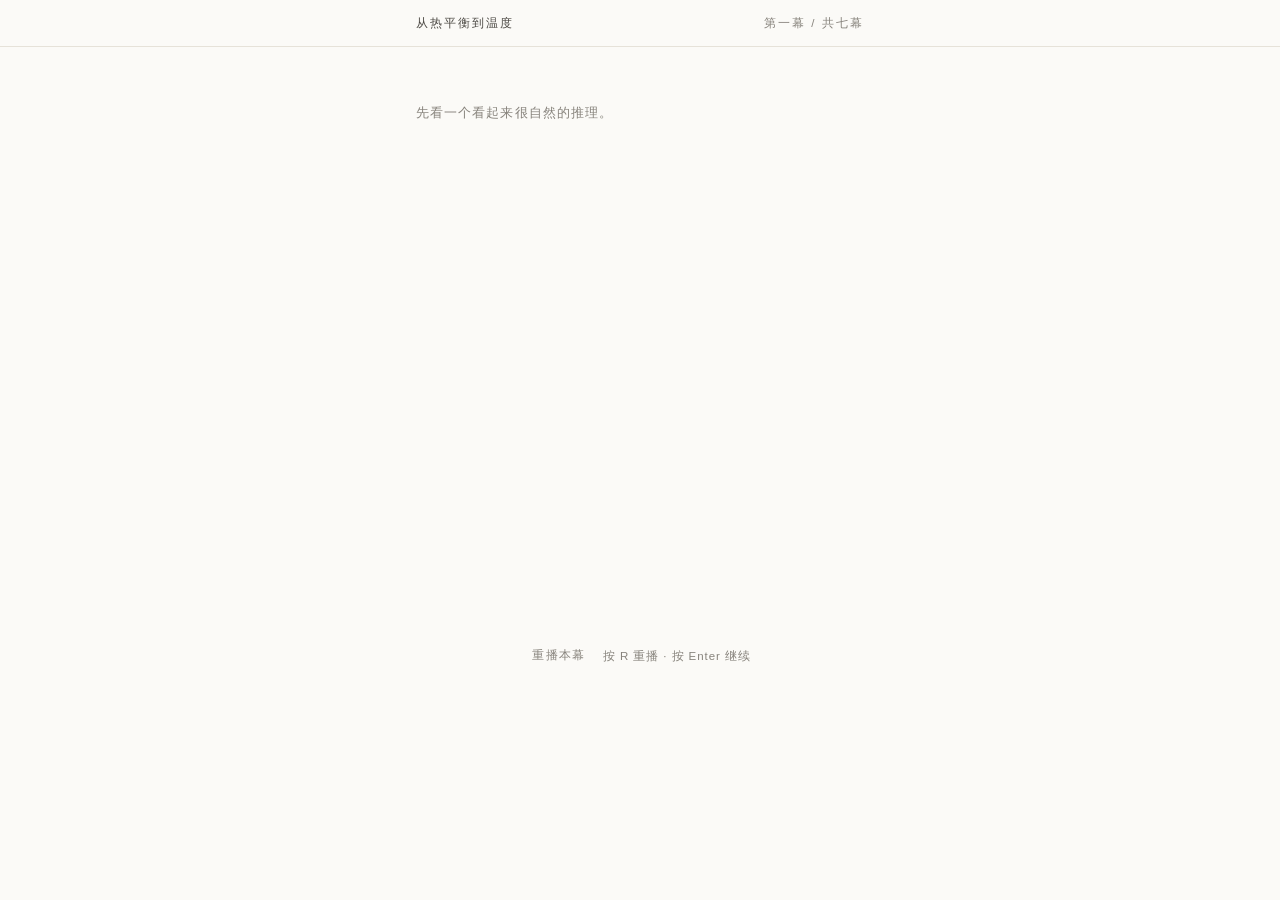
<file: docs/index.html>
<!DOCTYPE html>
<html lang="zh-CN" class="no-js">
<head>
<meta charset="utf-8">
<meta name="viewport" content="width=device-width, initial-scale=1">
<title>从热平衡到温度 · 第一幕：一个看似合理的证明</title>
<meta name="description" content="大学基础物理交互教材：从热平衡现象和热力学第零定律出发，追问“温度”这个概念是如何被建立起来的。第一幕：一个看似合理的证明。">
<meta name="color-scheme" content="light">

<link rel="stylesheet" href="styles/base.css">
<link rel="stylesheet" href="styles/scene1.css">

<!-- 只在启用 JavaScript 时隐藏待出现元素；未启用时全部内容一次显示 -->
<script>document.documentElement.className = 'js';</script>
</head>
<body>
<a class="skip-link" href="#scene1">跳到第一幕正文</a>

<header class="masthead">
  <div class="masthead__inner">
    <p class="masthead__eyebrow">从热平衡到温度</p>
    <p class="masthead__meta">第一幕 / 共七幕</p>
  </div>
</header>

<main class="stage">
  <section class="scene scene--1" id="scene1" data-scene="1" aria-labelledby="scene1-title">
    <h1 class="visually-hidden" id="scene1-title">第一幕：一个看似合理的证明</h1>

    <p class="scene__lead step" data-step="lead">先看一个看起来很自然的推理。</p>

    <div class="scene__canvas">

      <!-- ========================= LogicChain ========================= -->
      <div class="scene__frame">

        <div class="chain" data-chain role="group"
             aria-label="逻辑链：温度相等，指向热平衡，再指向温度相等，并由回环箭头指回起点">

          <div class="node step" data-step="n1" data-node="1" tabindex="0"
               data-hint="这一步的“温度”从哪儿来？">
            <span class="node__text">温度相等</span>
          </div>

          <svg class="link step" data-step="link1" viewBox="0 0 14 40" width="14" height="40"
               aria-hidden="true" focusable="false">
            <line x1="7" y1="0" x2="7" y2="30"></line>
            <polygon points="7,39 2.6,30.4 11.4,30.4"></polygon>
          </svg>

          <div class="node step" data-step="n2" data-node="2" tabindex="0"
               data-hint="这里的“热平衡”是用什么定义的？">
            <span class="node__text">热平衡</span>
          </div>

          <svg class="link step" data-step="link2" viewBox="0 0 14 40" width="14" height="40"
               aria-hidden="true" focusable="false">
            <line x1="7" y1="0" x2="7" y2="30"></line>
            <polygon points="7,39 2.6,30.4 11.4,30.4"></polygon>
          </svg>

          <div class="node step" data-step="n3" data-node="3" tabindex="0"
               data-hint="这个结论是怎么得到的？">
            <span class="node__text">温度相等</span>
          </div>

          <!-- 回环箭头：由 js/scene1.js 按实际排版计算路径后绘制 -->
          <svg class="chain__loop" data-loop viewBox="0 0 100 100" preserveAspectRatio="none"
               role="img" aria-label="回环箭头：从第三个“温度相等”指回第一个“温度相等”">
            <title>回环箭头：从第三个“温度相等”指回第一个“温度相等”</title>
            <path data-loop-path d=""></path>
            <polygon data-loop-head points=""></polygon>
          </svg>

        </div>

        <p class="verdict step" data-step="verdict">因此，第零定律证明了温度的存在。</p>
      </div>

      <!-- ======================= RevealAnimation ====================== -->
      <div class="doubt" aria-live="polite">
        <p class="doubt__line doubt__line--1 step" data-step="doubt1">真的是这样吗？</p>
        <p class="doubt__line doubt__line--2 step" data-step="doubt2">仔细看看这个推理。</p>
        <p class="doubt__line doubt__line--3 step" data-step="doubt3">我们是不是用“温度”推出了温度的存在？这是一个循环论证吧？</p>
        <p class="doubt__tip step" data-step="tip">把光标移到链上的每一步，逐个检查。</p>
      </div>
    </div>

    <!-- ========================= NextButton ========================== -->
    <footer class="scene__foot">

      <div class="cta-row step" data-step="cta">
        <a class="btn btn--primary" href="scene2.html">
          重新检查这个证明<span class="btn__arrow" aria-hidden="true">→</span>
        </a>
      </div>

      <div class="scene__utils">
        <button type="button" class="btn-text" data-replay>重播本幕</button>
        <span class="scene__utils-hint">按 R 重播 · 按 Enter 继续</span>
      </div>

    </footer>
  </section>
</main>

<noscript>
  <p class="noscript">本页的推理由 JavaScript 逐步展开；未启用 JavaScript 时，全部文字会一次显示。</p>
</noscript>

<script src="js/scene1.js" defer></script>
</body>
</html>
</file>
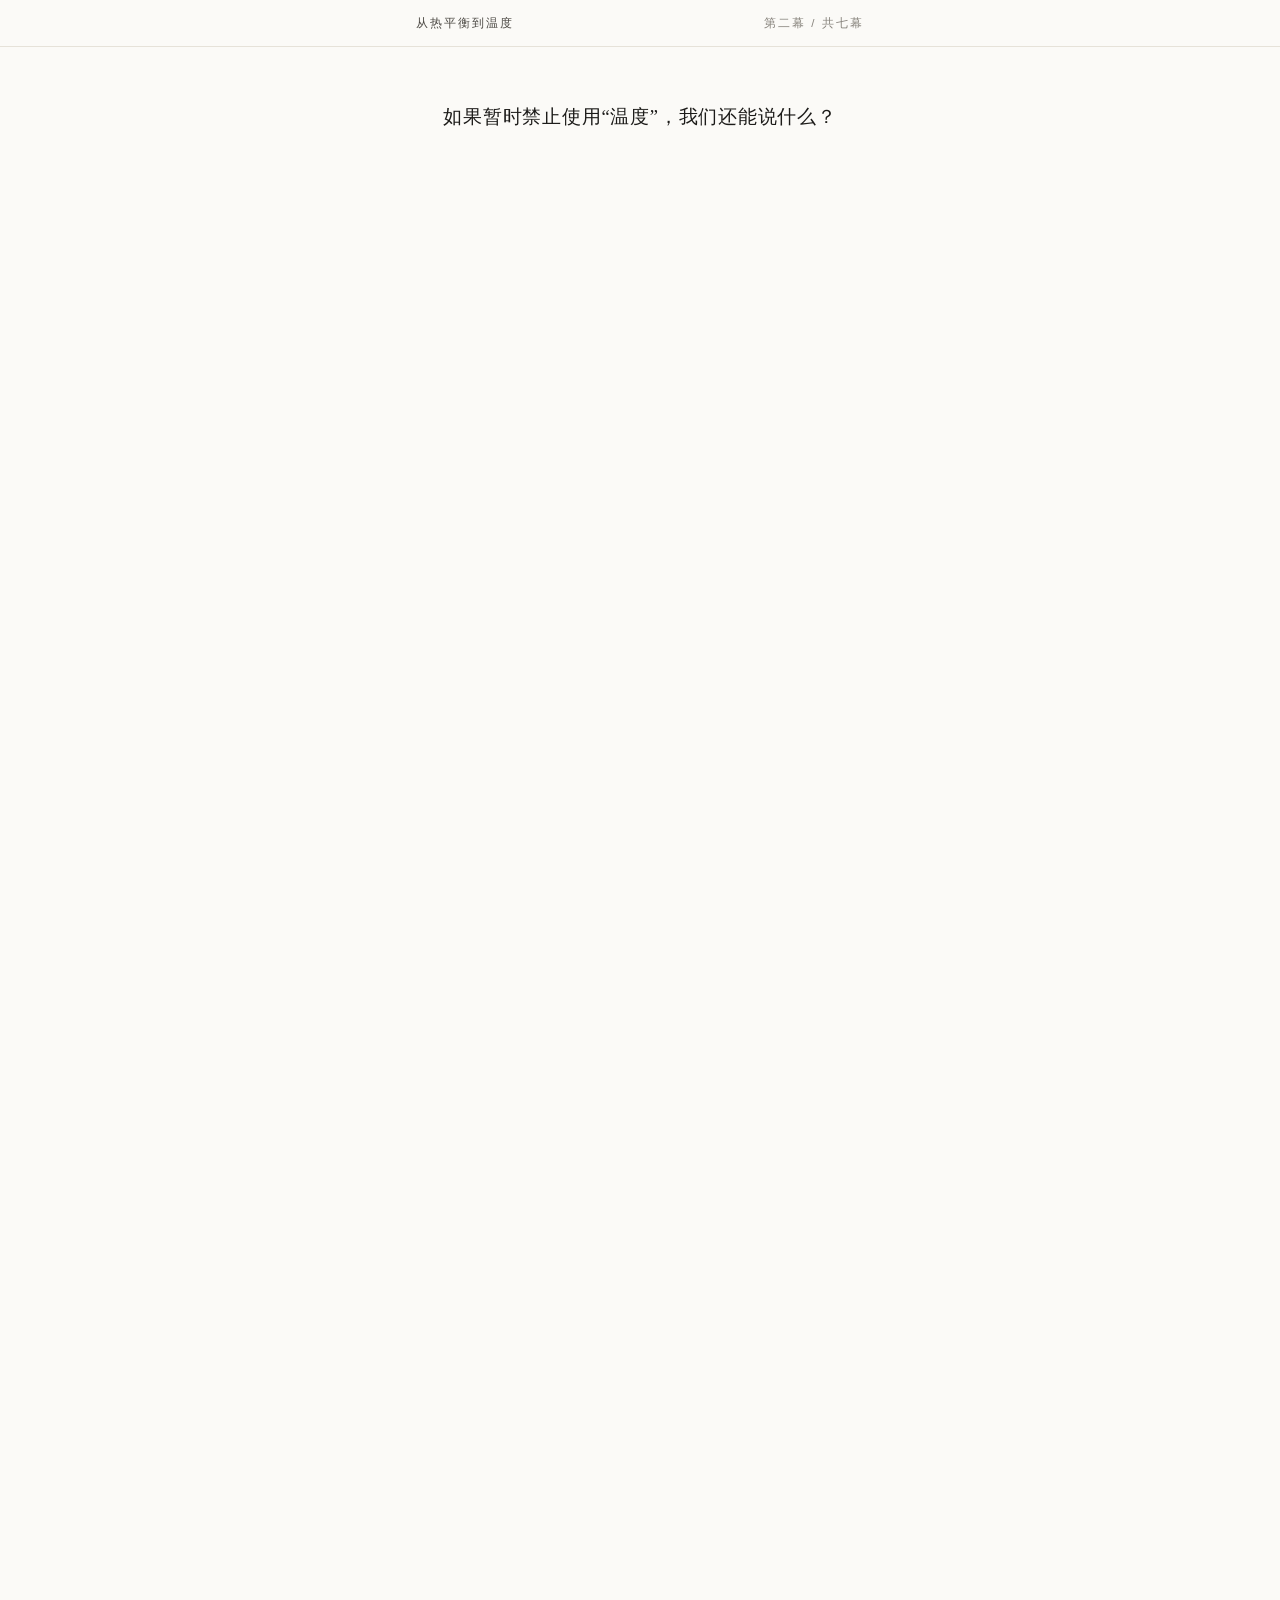
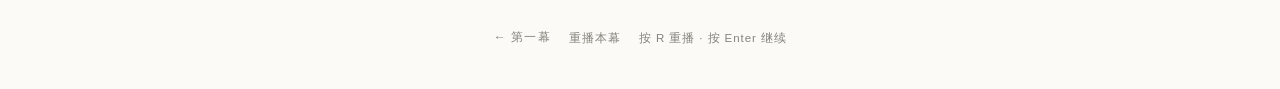
<file: docs/scene2.html>
<!DOCTYPE html>
<html lang="zh-CN" class="no-js">
<head>
<meta charset="utf-8">
<meta name="viewport" content="width=device-width, initial-scale=1">
<title>从热平衡到温度 · 第二幕：去掉温度，只留下热平衡关系</title>
<meta name="description" content="大学基础物理交互教材第二幕：暂时禁止使用“温度”这个词，只描述系统之间的热接触，以及它们在足够长时间后不再变化的状态。">
<meta name="color-scheme" content="light">

<link rel="stylesheet" href="styles/base.css">
<link rel="stylesheet" href="styles/scene2.css">

<!-- 只在启用 JavaScript 时隐藏待出现元素；未启用时全部内容一次显示 -->
<script>document.documentElement.className = 'js';</script>
</head>
<body>
<a class="skip-link" href="#scene2">跳到第二幕正文</a>

<header class="masthead">
  <div class="masthead__inner">
    <p class="masthead__eyebrow">从热平衡到温度</p>
    <p class="masthead__meta">第二幕 / 共七幕</p>
  </div>
</header>

<main class="stage">
  <section class="scene scene--2" id="scene2" data-scene="2" aria-labelledby="scene2-title">
    <h1 class="visually-hidden" id="scene2-title">第二幕：去掉温度，只留下热平衡关系</h1>

    <p class="scene__lead scene__lead--ask step" data-step="lead">如果暂时禁止使用“温度”，我们还能说什么？</p>

    <div class="scene__canvas">

      <!-- ======================= ThermalContact ======================= -->
      <div class="lab">

        <div class="systems" data-systems>

          <div class="system step" data-step="sysA">
            <span class="system__name">系统 <span class="m"><i>A</i></span></span>
          </div>

          <div class="middle">
            <button type="button" class="contact step" data-contact data-step="contact">
              <svg class="contact__glyph" viewBox="0 0 80 12" aria-hidden="true" focusable="false">
                <line x1="10" y1="6" x2="70" y2="6"></line>
                <polygon points="0,6 10,2.6 10,9.4"></polygon>
                <polygon points="80,6 70,2.6 70,9.4"></polygon>
              </svg>
              <span class="contact__label">允许热接触</span>
            </button>

            <div class="via-c step" data-step="viaC">
              <span class="via-c__arm" aria-hidden="true"></span>
              <div class="system">
                <span class="system__name">系统 <span class="m"><i>C</i></span></span>
              </div>
              <span class="via-c__arm" aria-hidden="true"></span>
            </div>
          </div>

          <div class="system step" data-step="sysB">
            <span class="system__name">系统 <span class="m"><i>B</i></span></span>
          </div>

        </div>

        <figure class="trace step" data-step="trace" data-trace-figure>
          <div class="trace__legend">
            <span class="key key--a" aria-hidden="true"></span>A 放热
            <span class="key key--b" aria-hidden="true"></span>B 吸热
          </div>
          <svg class="trace__svg" data-trace viewBox="0 0 320 72" role="img"
               aria-label="A 与 B 之间热流量随时间变化的示意：热接触之前两条曲线都停在零线上；接触之后两者开始交换热量，分别向零线的两侧张开；随后幅度逐渐减小，最后重新并回零线，热量交换停止">
            <path class="trace__area step" data-step="traceArea" d=""></path>
            <path class="trace__curve trace__curve--a" data-trace-a></path>
            <path class="trace__curve trace__curve--b" data-trace-b></path>
            <line class="trace__axis" x1="2" y1="32" x2="312" y2="32"></line>
            <path class="trace__contact" data-trace-contact></path>
            <path class="trace__settle step" data-step="traceSettle" d="M 220 6 L 220 58"></path>
          </svg>
          <figcaption class="trace__caption">A 与 B 之间的热流量随时间的变化（示意图，无刻度；零线表示没有热量交换）</figcaption>
          <p class="trace__note step" data-step="traceNote1">两条曲线重新并回零线：热量交换停止了。</p>
          <p class="trace__note step" data-step="traceNote2">阴影面积就是这段时间里交换的总热量：它并不为 0。</p>
        </figure>

        <p class="lab__hint step" data-step="hint">点击“允许热接触”，让 <span class="m"><i>A</i></span> 与 <span class="m"><i>B</i></span> 接触。</p>
      </div>

      <!-- ==================== EquilibriumDefinition ==================== -->
      <div class="definition">
        <p class="definition__line step" data-step="def1">经过足够长时间后，宏观状态不再发生变化。</p>
        <p class="definition__line definition__line--key step" data-step="def1b">两者之间没有净热量交换。</p>
        <p class="definition__line step" data-step="def2">我们称 <span class="m"><i>A</i></span> 与 <span class="m"><i>B</i></span> 处于热平衡。</p>
      </div>

      <p class="note step" data-step="note">注意：这里没有使用“温度”来定义热平衡。</p>

      <!-- ========================== RelationLog ========================== -->
      <div class="log">
        <p class="log__row step" data-step="relAB1">
          <span class="m"><i>A</i> <span class="op">∼</span> <i>B</i></span>
          <span class="log__note">直接热接触得到</span>
        </p>
        <p class="log__row step" data-step="relAC">
          <span class="m"><i>A</i> <span class="op">∼</span> <i>C</i></span>
          <span class="log__note"><span class="m"><i>A</i></span> 与 <span class="m"><i>C</i></span> 处于热平衡</span>
        </p>
        <p class="log__row step" data-step="relBC">
          <span class="m"><i>B</i> <span class="op">∼</span> <i>C</i></span>
          <span class="log__note"><span class="m"><i>B</i></span> 与 <span class="m"><i>C</i></span> 处于热平衡</span>
        </p>
        <p class="ask ask--inline step" data-step="ask">那么 <span class="m"><i>A</i></span> 和 <span class="m"><i>B</i></span> 呢？</p>

        <p class="log__row log__row--derived step" data-step="relAB2">
          <span class="m"><i>A</i> <span class="op">∼</span> <i>B</i></span>
          <span class="log__note">由上面两行与第零定律得到</span>
        </p>
      </div>

      <p class="core step" data-step="core">这正是热力学第零定律的核心内容。</p>

      <div class="law step" data-step="law">
        <p class="m-display">
          <span class="m"><i>A</i> <span class="op">∼</span> <i>C</i>,&nbsp;&nbsp;<i>B</i> <span class="op">∼</span> <i>C</i> <span class="op">⟹</span> <i>A</i> <span class="op">∼</span> <i>B</i></span>
        </p>
        <p class="law__caption">热力学第零定律</p>
      </div>

      <!-- ========================= ThreeProperties ======================= -->
      <div class="props" data-props>

        <div class="prop prop--1 step" data-step="p1">
          <p class="prop__formula"><span class="m"><i>A</i> <span class="op">∼</span> <i>A</i></span></p>
          <p class="prop__text">一个系统与自身处于热平衡。</p>
          <p class="prop__name">自反性<span class="prop__tick" aria-hidden="true">✓</span></p>
        </div>

        <div class="prop prop--2 step" data-step="p2">
          <p class="prop__formula"><span class="m"><i>A</i> <span class="op">∼</span> <i>B</i> <span class="op">⇒</span> <i>B</i> <span class="op">∼</span> <i>A</i></span></p>
          <p class="prop__text">热平衡关系是对称的。</p>
          <p class="prop__name">对称性<span class="prop__tick" aria-hidden="true">✓</span></p>
        </div>

        <div class="prop prop--3 step" data-step="p3">
          <p class="prop__formula"><span class="m"><i>A</i> <span class="op">∼</span> <i>C</i>, <i>B</i> <span class="op">∼</span> <i>C</i> <span class="op">⇒</span> <i>A</i> <span class="op">∼</span> <i>B</i></span></p>
          <p class="prop__text">这正是第零定律的内容。</p>
          <p class="prop__name">传递性<span class="prop__tick" aria-hidden="true">✓</span></p>
        </div>

      </div>

      <!-- ====================== 等价关系（结论） ========================== -->
      <div class="equiv">
        <p class="m-box-wrap step" data-step="equiv">
          <span class="m-box box-text">热平衡关系是一种等价关系</span>
        </p>
        <p class="after step" data-step="after">我们原本只是在描述“哪些系统彼此处于热平衡”，现在却发现这种关系具有特殊的数学结构。</p>
      </div>

      <p class="end-ask step" data-step="endask">这种等价关系，把所有系统分成了什么？</p>
    </div>

    <!-- ============================ NextButton ========================== -->
    <footer class="scene__foot">

      <div class="cta-row step" data-step="cta">
        <a class="btn btn--primary" href="scene3.html">
          看看它如何分类<span class="btn__arrow" aria-hidden="true">→</span>
        </a>
      </div>

      <div class="scene__utils">
        <a class="scene__back" href="index.html">← 第一幕</a>
        <button type="button" class="btn-text" data-replay>重播本幕</button>
        <span class="scene__utils-hint">按 R 重播 · 按 Enter 继续</span>
      </div>

    </footer>
  </section>
</main>

<noscript>
  <p class="noscript">本页的推理由 JavaScript 逐步展开；未启用 JavaScript 时，全部文字会一次显示。</p>
</noscript>

<script src="js/scene2.js" defer></script>
</body>
</html>
</file>
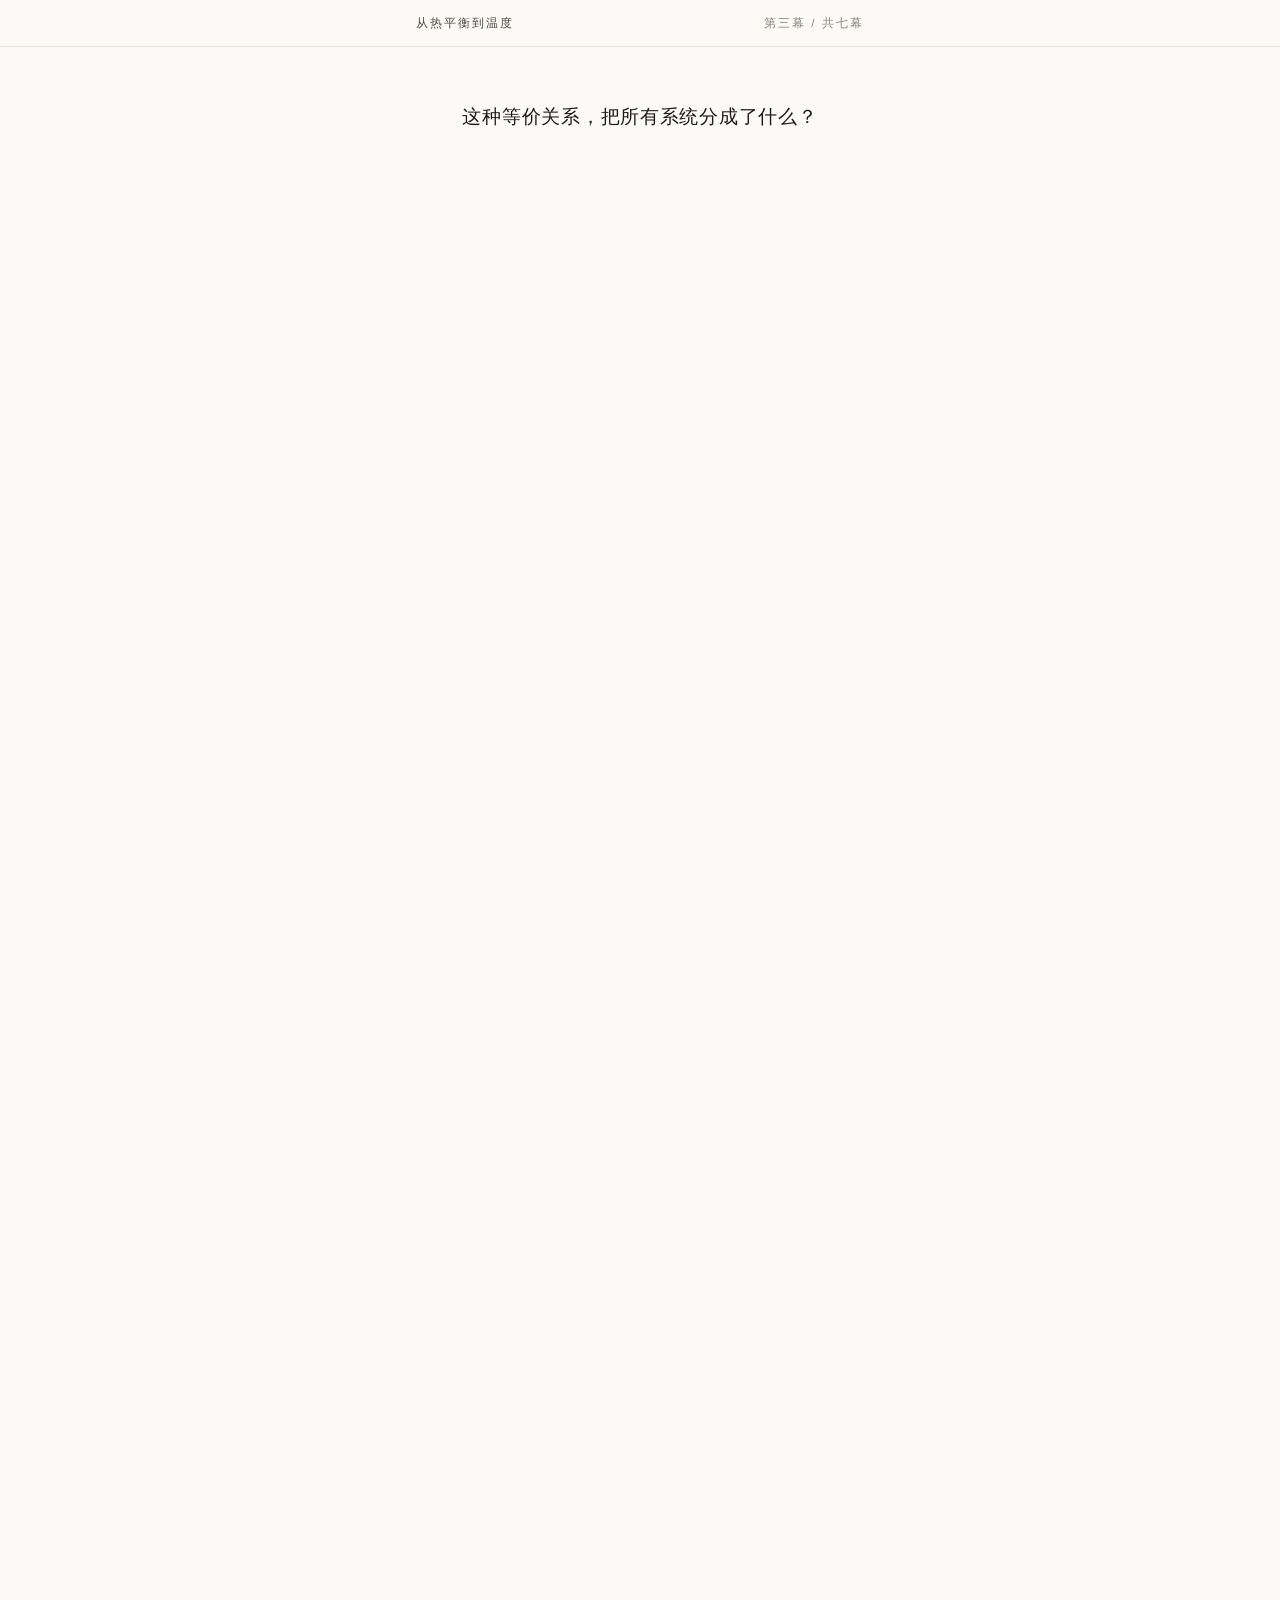
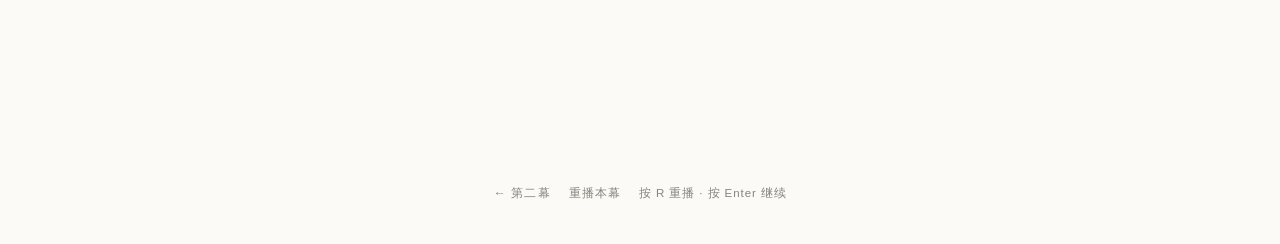
<file: docs/scene3.html>
<!DOCTYPE html>
<html lang="zh-CN" class="no-js">
<head>
<meta charset="utf-8">
<meta name="viewport" content="width=device-width, initial-scale=1">
<title>从热平衡到温度 · 第三幕：从等价类到 θ</title>
<meta name="description" content="大学基础物理交互教材第三幕：热平衡关系把系统状态分成互不重叠的等价类；我们给每个类别赋予一个数值标签，θ（经验温度）由此诞生。">
<meta name="color-scheme" content="light">

<link rel="stylesheet" href="styles/base.css">
<link rel="stylesheet" href="styles/scene3.css">

<!-- 只在启用 JavaScript 时隐藏待出现元素；未启用时全部内容一次显示 -->
<script>document.documentElement.className = 'js';</script>
</head>
<body>
<a class="skip-link" href="#scene3">跳到第三幕正文</a>

<header class="masthead">
  <div class="masthead__inner">
    <p class="masthead__eyebrow">从热平衡到温度</p>
    <p class="masthead__meta">第三幕 / 共七幕</p>
  </div>
</header>

<main class="stage">
  <section class="scene scene--3" id="scene3" data-scene="3" aria-labelledby="scene3-title">
    <h1 class="visually-hidden" id="scene3-title">第三幕：从等价类到 θ</h1>

    <p class="scene__lead scene__lead--ask step" data-step="lead">这种等价关系，把所有系统分成了什么？</p>

    <div class="scene__canvas">

      <!-- ======================== StateField ======================== -->
      <div class="field step" data-step="field" data-field
           role="group" aria-label="八个系统状态；它们会被热平衡关系聚成三个等价类">

        <svg class="field__links" data-links aria-hidden="true" focusable="false">
          <line data-link="AB" x1="0" y1="0" x2="0" y2="0"></line>
          <line data-link="AD" x1="0" y1="0" x2="0" y2="0"></line>
        </svg>

        <div class="chip chip--group step" data-step="chipA" data-chip="0">
          <span class="chip__name m">[<i>A</i>]</span>
          <span class="chip__tag step" data-step="tagA" data-tag="0"></span>
        </div>

        <div class="chip chip--group step" data-step="chipC" data-chip="1">
          <span class="chip__name m">[<i>C</i>]</span>
          <span class="chip__tag step" data-step="tagC" data-tag="1"></span>
        </div>

        <div class="chip chip--group step" data-step="chipG" data-chip="2">
          <span class="chip__name m">[<i>G</i>]</span>
          <span class="chip__tag step" data-step="tagG" data-tag="2"></span>
        </div>

        <div class="state" data-state="A"><span class="m"><i>A</i></span></div>
        <div class="state" data-state="B"><span class="m"><i>B</i></span></div>
        <div class="state" data-state="C"><span class="m"><i>C</i></span></div>
        <div class="state" data-state="D"><span class="m"><i>D</i></span></div>
        <div class="state" data-state="E"><span class="m"><i>E</i></span></div>
        <div class="state" data-state="F"><span class="m"><i>F</i></span></div>
        <div class="state" data-state="G"><span class="m"><i>G</i></span></div>
        <div class="state" data-state="H"><span class="m"><i>H</i></span></div>

      </div>

      <!-- =========================== RelationLog ========================= -->
      <div class="log">
        <p class="log__row step" data-step="logAB">
          <span class="m"><i>A</i> <span class="op">∼</span> <i>B</i></span>
          <span class="log__note"><span class="m"><i>A</i></span> 与 <span class="m"><i>B</i></span> 处于热平衡</span>
        </p>
        <p class="log__row step" data-step="logAD">
          <span class="m"><i>A</i> <span class="op">∼</span> <i>D</i></span>
          <span class="log__note"><span class="m"><i>A</i></span> 与 <span class="m"><i>D</i></span> 处于热平衡</span>
        </p>
        <p class="log__row log__row--eq step" data-step="logEqA">
          <span class="m">[<i>A</i>] <span class="op">=</span> {<i>A</i>, <i>B</i>, <i>D</i>}</span>
        </p>
        <p class="log__row log__row--eq step" data-step="logEqC">
          <span class="m">[<i>C</i>] <span class="op">=</span> {<i>C</i>, <i>E</i>, <i>F</i>}</span>
        </p>
        <p class="log__row log__row--eq step" data-step="logEqG">
          <span class="m">[<i>G</i>] <span class="op">=</span> {<i>G</i>, <i>H</i>}</span>
        </p>
      </div>

      <!-- ========================= 分类的两句话 ========================= -->
      <div class="cls">
        <p class="cls__line step" data-step="cls1">热平衡关系把系统状态分成了若干个互不重叠的类别。</p>
        <p class="cls__line step" data-step="cls2">每一个类别，就是一个热平衡等价类。</p>
      </div>

      <p class="cls3 step" data-step="cls3">我们已经能够按热平衡关系分类。</p>

      <!-- ====================== 数字标签（闸门） ======================== -->
      <div class="ask-tag step" data-step="askTag">
        <p class="ask-tag__q">如果希望用一个数字标记每一个类别呢？</p>
        <button type="button" class="btn btn--primary" data-tag-btn>给它们一个标签</button>
      </div>

      <p class="note step" data-step="note">这些数字是我们给类别贴上的标签，不是热平衡关系本身自动产生的。</p>

      <!-- =========================== θ 的含义 =========================== -->
      <p class="m-display m-display--same step" data-step="same">
        <span class="m"><i>θ</i>(<i>A</i>) <span class="op">=</span> <i>θ</i>(<i>B</i>) <span class="op">=</span> <i>θ</i>(<i>D</i>) <span class="op">=</span> 20</span>
      </p>

      <p class="key-line step" data-step="key1">不同的系统状态可以拥有相同的 <span class="m"><i>θ</i></span>。</p>
      <p class="key-line key-line--soft step" data-step="key2">因为它们属于同一个热平衡等价类。</p>

      <p class="m-box-wrap step" data-step="core">
        <span class="m-box"><span class="m"><i>A</i> <span class="op">∼</span> <i>B</i></span> <span class="op">⟺</span> <span class="m"><i>θ</i>(<i>A</i>) <span class="op">=</span> <i>θ</i>(<i>B</i>)</span></span>
      </p>

      <p class="repr step" data-step="repr1"><span class="m"><i>θ</i></span> 是对热平衡等价类的一种数值表示。</p>
      <p class="repr step" data-step="repr2">这样的 <span class="m"><i>θ</i></span> 可以作为一种“经验温度”。</p>
      <p class="repr repr--warn step" data-step="not1to1"><span class="m"><i>θ</i></span> 不是系统状态与实数之间的一一对应。</p>

      <p class="m-box-wrap step" data-step="bijection">
        <span class="m-box box-text">热平衡等价类 <span class="op">⟷</span> 温度数值标签</span>
      </p>

      <!-- ========================= 留下的问题 =========================== -->
      <div class="qs">
        <p class="qs__line step" data-step="q1">为什么是 20、50、80？</p>
        <p class="qs__line step" data-step="q2">为什么不是 2、5、8？</p>
        <p class="qs__line step" data-step="q3">为什么不是 40、100、160？</p>
      </div>

      <p class="noscale step" data-step="noscale">温度有了，但具体的“刻度”还没有。</p>
    </div>

    <!-- ============================ NextButton ========================== -->
    <footer class="scene__foot">

      <div class="cta-row step" data-step="cta">
        <a class="btn btn--primary" href="scene4.html">
          研究温度的刻度<span class="btn__arrow" aria-hidden="true">→</span>
        </a>
      </div>

      <div class="scene__utils">
        <a class="scene__back" href="scene2.html">← 第二幕</a>
        <button type="button" class="btn-text" data-replay>重播本幕</button>
        <span class="scene__utils-hint">按 R 重播 · 按 Enter 继续</span>
      </div>

    </footer>
  </section>
</main>

<noscript>
  <p class="noscript">本页的推理由 JavaScript 逐步展开；未启用 JavaScript 时，全部文字会一次显示。</p>
</noscript>

<script src="js/scene3.js" defer></script>
</body>
</html>
</file>
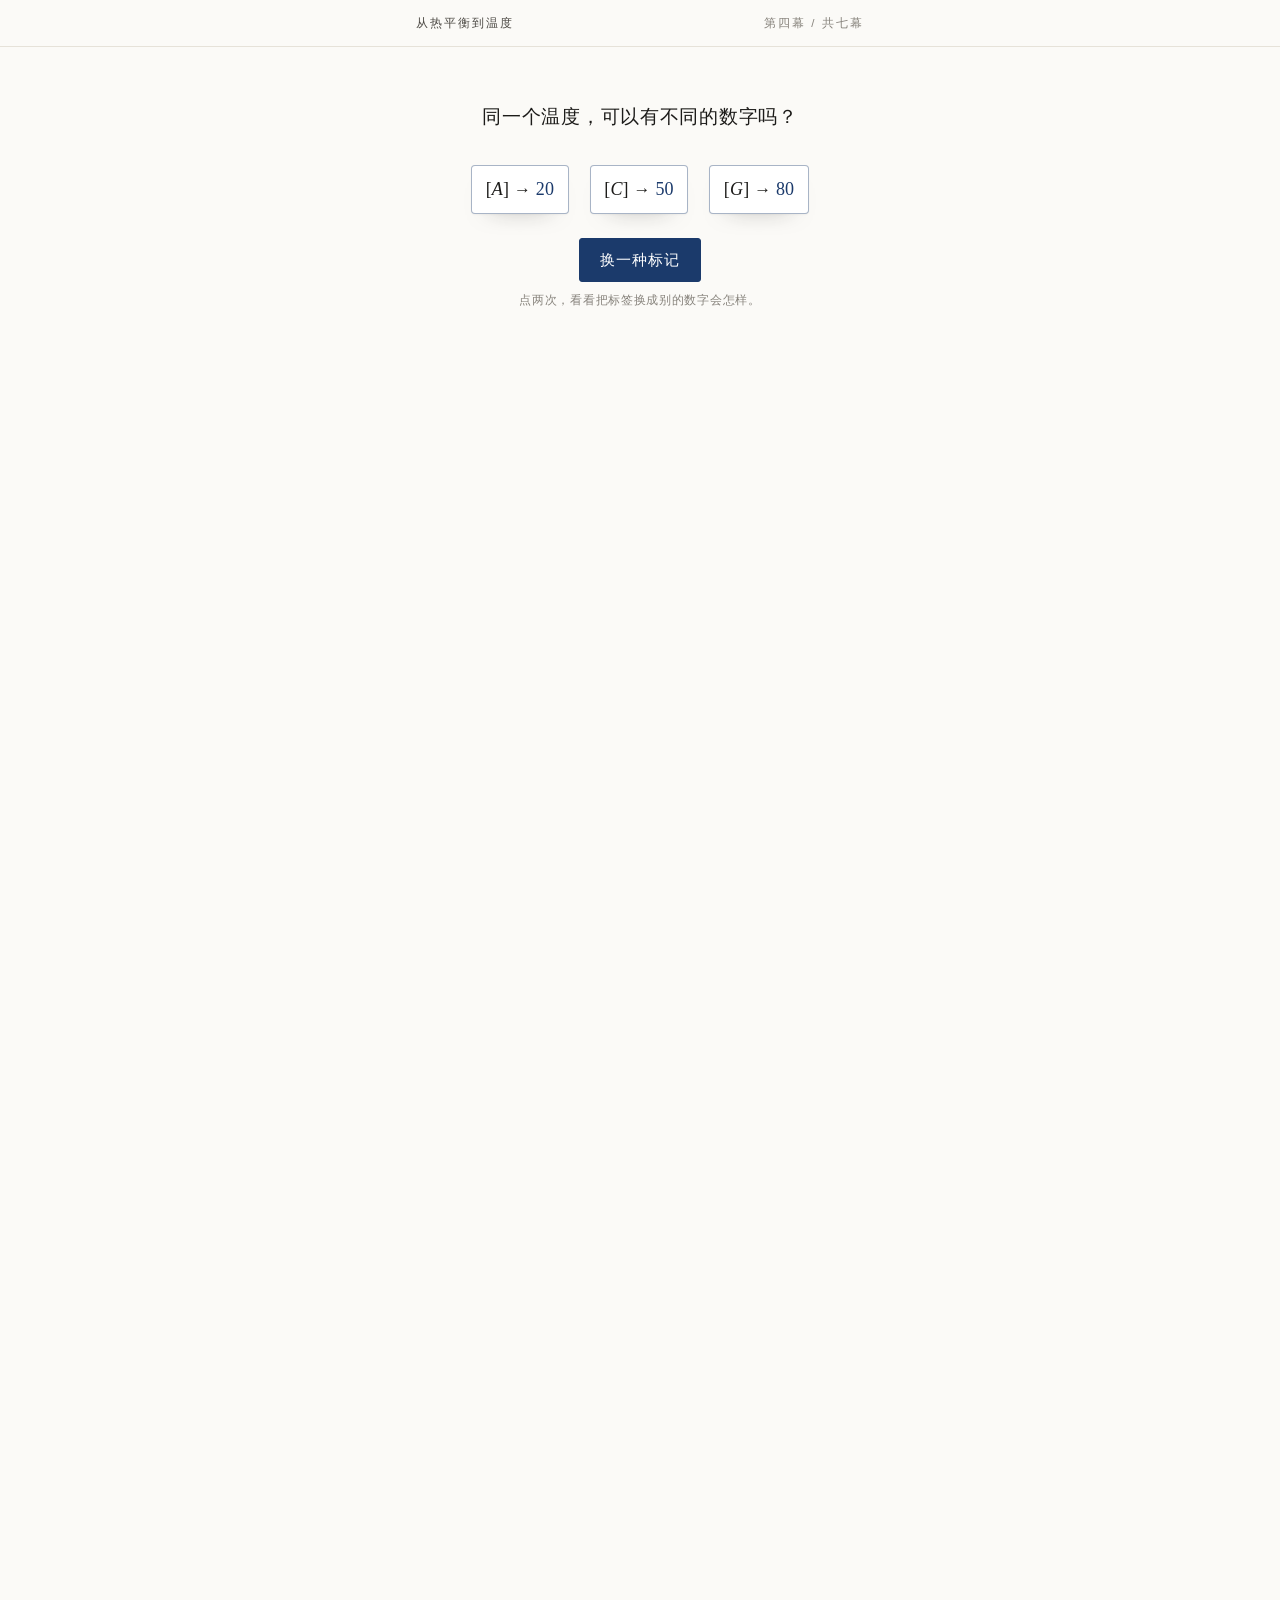
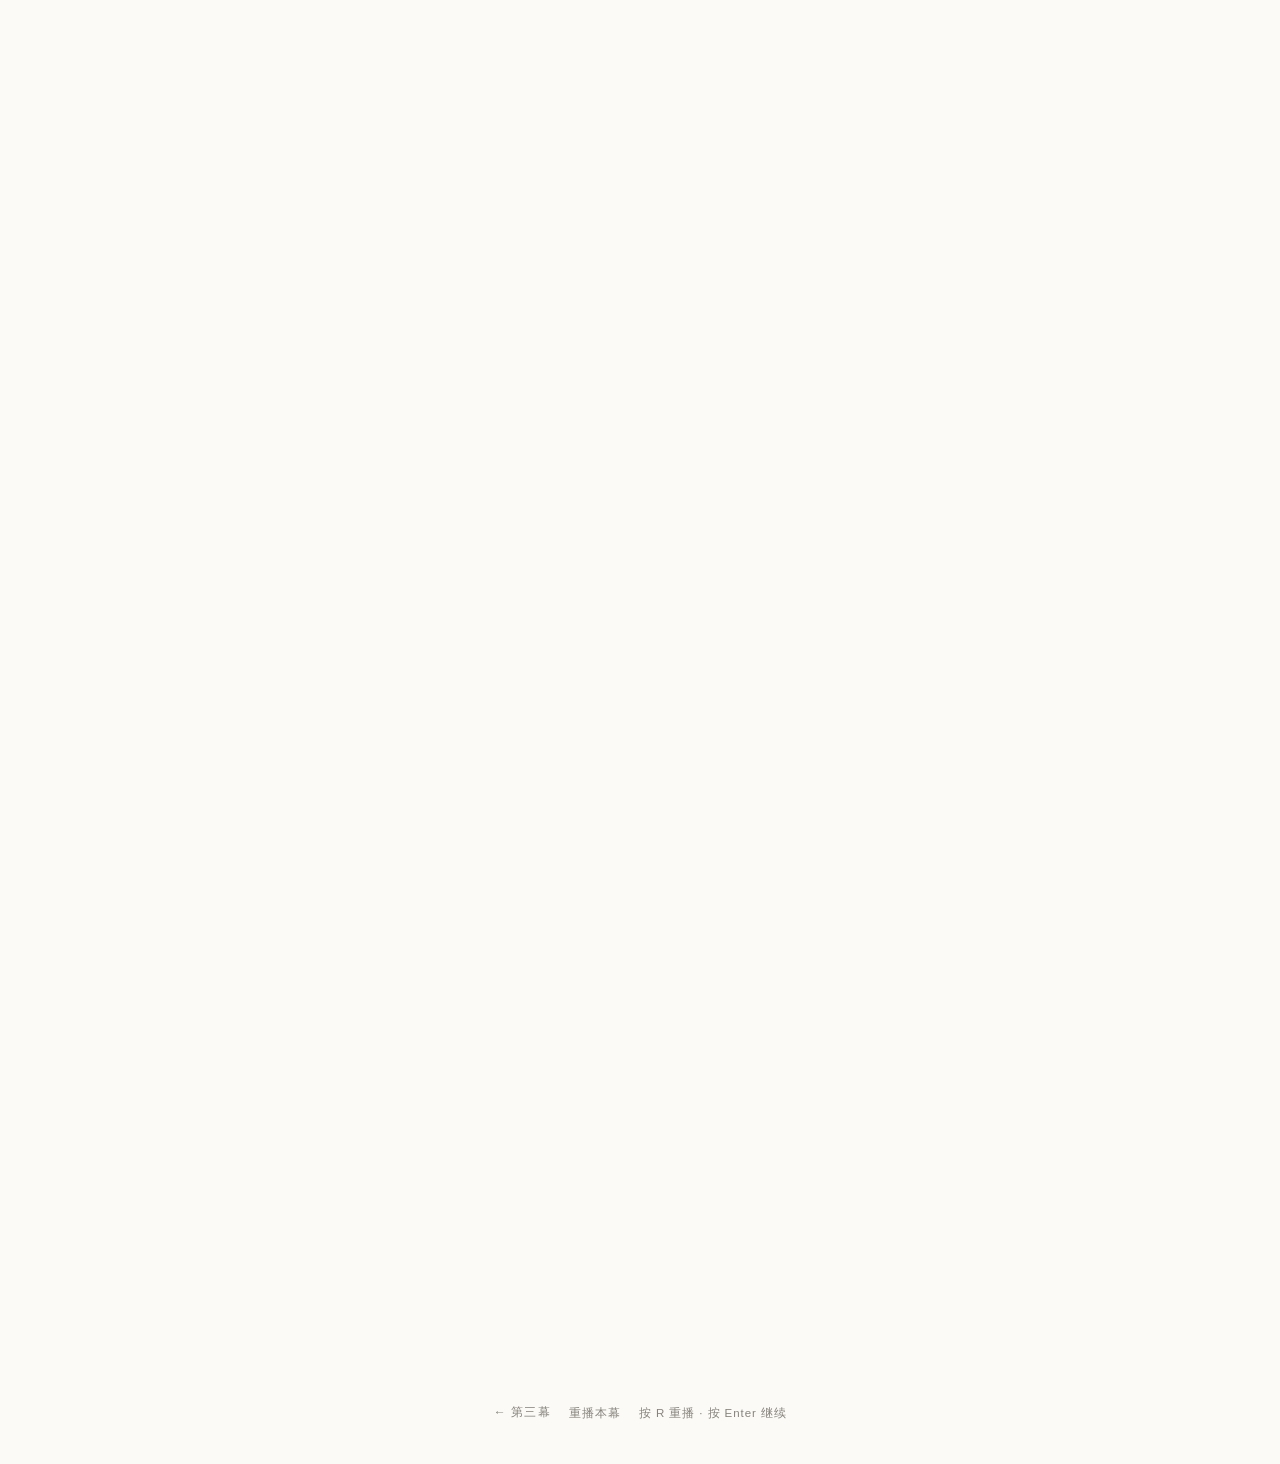
<file: docs/scene4.html>
<!DOCTYPE html>
<html lang="zh-CN" class="no-js">
<head>
<meta charset="utf-8">
<meta name="viewport" content="width=device-width, initial-scale=1">
<title>从热平衡到温度 · 第四幕：同一个温度，可以有不同的数字吗</title>
<meta name="description" content="大学基础物理交互教材第四幕：给等价类贴的数字标签并不唯一；研究什么样的重新标度是允许的——单射、双射与严格递增分别解决不同的问题。">
<meta name="color-scheme" content="light">

<link rel="stylesheet" href="styles/base.css">
<link rel="stylesheet" href="styles/scene4.css">

<!-- 只在启用 JavaScript 时隐藏待出现元素；未启用时全部内容一次显示 -->
<script>document.documentElement.className = 'js';</script>
</head>
<body>
<a class="skip-link" href="#scene4">跳到第四幕正文</a>

<header class="masthead">
  <div class="masthead__inner">
    <p class="masthead__eyebrow">从热平衡到温度</p>
    <p class="masthead__meta">第四幕 / 共七幕</p>
  </div>
</header>

<main class="stage">
  <section class="scene scene--4" id="scene4" data-scene="4" aria-labelledby="scene4-title">
    <h1 class="visually-hidden" id="scene4-title">第四幕：同一个温度，可以有不同的数字吗</h1>

    <p class="scene__lead scene__lead--ask step" data-step="lead">同一个温度，可以有不同的数字吗？</p>

    <div class="scene__canvas">

      <!-- ==================== 三个等价类与它们的标签 ==================== -->
      <div class="labels" role="group" aria-label="三个热平衡等价类，以及它们目前的数字标签">
        <div class="lchip" data-lchip="0">
          <span class="lchip__name m">[<i>A</i>]</span>
          <span class="lchip__arrow op">→</span>
          <span class="lchip__num m" data-num="0">20</span>
        </div>
        <div class="lchip" data-lchip="1">
          <span class="lchip__name m">[<i>C</i>]</span>
          <span class="lchip__arrow op">→</span>
          <span class="lchip__num m" data-num="1">50</span>
        </div>
        <div class="lchip" data-lchip="2">
          <span class="lchip__name m">[<i>G</i>]</span>
          <span class="lchip__arrow op">→</span>
          <span class="lchip__num m" data-num="2">80</span>
        </div>
      </div>

      <!-- ========================== 换一种标记 ========================== -->
      <div class="relabel step" data-step="relabel">
        <button type="button" class="btn btn--primary" data-relabel>换一种标记</button>
        <p class="relabel__hint">点两次，看看把标签换成别的数字会怎样。</p>
      </div>

      <p class="note step" data-step="relabelNote">数字变了，但热平衡分类没有变。</p>

      <!-- ========================= 重新标度 ============================ -->
      <div class="map step" data-step="map">
        <p class="map__title">
          重新标度：<span class="m"><i>θ′</i> <span class="op">=</span> <i>f</i>(<i>θ</i>)</span>，
          例如 <span class="m"><i>θ′</i> <span class="op">=</span> 2<i>θ</i></span>
        </p>
        <div class="map__rows">
          <div class="map__row">
            <span class="map__label m"><i>θ</i></span>
            <span class="map__val m">20</span>
            <span class="map__val m">50</span>
            <span class="map__val m">80</span>
          </div>
          <div class="map__row" aria-hidden="true">
            <span class="map__label"></span>
            <span class="map__down">↓</span>
            <span class="map__down">↓</span>
            <span class="map__down">↓</span>
          </div>
          <div class="map__row">
            <span class="map__label m"><i>θ′</i></span>
            <span class="map__val map__val--out m" data-map-out="0"></span>
            <span class="map__val map__val--out m" data-map-out="1"></span>
            <span class="map__val map__val--out m" data-map-out="2"></span>
          </div>
        </div>
      </div>

      <p class="relabel__note step" data-step="keepClass">
        <span class="m"><i>A</i> <span class="op">∼</span> <i>B</i></span> 仍然对应
        <span class="m"><i>θ</i>(<i>A</i>) <span class="op">=</span> <i>θ</i>(<i>B</i>)</span>，
        也对应 <span class="m"><i>θ′</i>(<i>A</i>) <span class="op">=</span> <i>θ′</i>(<i>B</i>)</span>。
      </p>
      <p class="relabel__note step" data-step="keepClass2">重新标度没有改变热平衡分类。</p>

      <!-- ===================== 类别相撞（单射实验） ====================== -->
      <div class="collide step" data-step="collide">
        <p class="collide__q">
          换一种重新标度：让 <span class="m"><i>f</i>(20) <span class="op">=</span> <i>f</i>(50) <span class="op">=</span> 10</span>
        </p>

        <div class="line" data-line>
          <span class="line__rule" aria-hidden="true"></span>
          <span class="marker" data-marker="0">
            <span class="marker__name m">[<i>A</i>]</span>
            <span class="marker__val m" data-marker-val="0">40</span>
          </span>
          <span class="marker" data-marker="1">
            <span class="marker__name m">[<i>C</i>]</span>
            <span class="marker__val m" data-marker-val="1">10</span>
          </span>
        </div>

        <label class="slider">
          <span class="slider__label">
            把 <span class="m">[<i>A</i>]</span> 的新标签调到 <span class="m">10</span> 试试
          </span>
          <input type="range" min="10" max="60" step="10" value="40" data-range>
        </label>

        <p class="collide__ask step" data-step="collideAsk">发生了什么？</p>
        <p class="collide__ans step" data-step="collideAns">两个原本不同的热平衡等价类，被压成了同一个数字。</p>
        <p class="collide__ans collide__ans--key step" data-step="collideKey">分类信息丢失了。</p>

        <p class="m-box-wrap step" data-step="injective">
          <span class="m-box box-text"><span class="m"><i>f</i></span> 至少需要是单射</span>
        </p>
        <p class="collide__formula step" data-step="injective2">
          <span class="m"><i>θ</i><sub>1</sub> <span class="op">≠</span> <i>θ</i><sub>2</sub>
          <span class="op">⇒</span> <i>f</i>(<i>θ</i><sub>1</sub>) <span class="op">≠</span> <i>f</i>(<i>θ</i><sub>2</sub>)</span>
        </p>
      </div>

      <!-- ===================== 双射：完整的一一对应 ====================== -->
      <p class="ask2 step" data-step="askBij">如果我们不只是希望“不能合并”，而是希望建立一套完整的新温度标度呢？</p>

      <div class="bij step" data-step="bij">
        <p class="bij__formula m"><i>f</i> : <i>Θ</i> <span class="op">→</span> <i>Θ′</i></p>
        <p class="bij__line">每一个旧温度对应一个新温度。</p>
        <p class="bij__line">每一个新温度也都应该对应某一个旧温度。</p>
      </div>

      <p class="m-box-wrap step" data-step="bijection">
        <span class="m-box box-text"><span class="m"><i>f</i></span> 是双射</span>
      </p>

      <div class="three step" data-step="three">
        <p class="three__line"><span class="three__k">单射</span>不能把不同的旧温度合并</p>
        <p class="three__line"><span class="three__k">满射</span>新的温度集合中不能出现无法对应旧温度的值</p>
        <p class="three__line"><span class="three__k">两者合起来</span>双射</p>
      </div>

      <!-- ======================= 单调性：数字大小 ======================== -->
      <p class="ask2 step" data-step="askMono">数字大小只是编号吗？</p>

      <div class="mono step" data-step="mono">
        <div class="seg" role="group" aria-label="选择一种重新标度">
          <button type="button" class="seg__btn is-on" data-seg="inc">
            <span class="m"><i>θ′</i> <span class="op">=</span> 2<i>θ</i> <span class="op">+</span> 5</span>
          </button>
          <button type="button" class="seg__btn" data-seg="dec">
            <span class="m"><i>θ′</i> <span class="op">=</span> <span class="op">−</span><i>θ</i></span>
          </button>
        </div>

        <p class="pair">
          <span class="m">20 <span class="op">&lt;</span> 50</span>
          <span class="pair__arrow" aria-hidden="true">→</span>
          <span class="m pair__out" data-pair-out>45 <span class="op">&lt;</span> 105</span>
        </p>

        <p class="mono__verdict step" data-step="monoKeep">
          大小规律保持：<span class="m">20 <span class="op">&lt;</span> 50</span> 对应
          <span class="m">45 <span class="op">&lt;</span> 105</span>（<span class="m">80 <span class="op">→</span> 165</span>）。
        </p>
        <p class="mono__verdict mono__verdict--bad step" data-step="monoFlip">
          数值顺序被反转了：<span class="m">20 <span class="op">&lt;</span> 50</span>，但
          <span class="m"><span class="op">−</span>20 <span class="op">&gt;</span> <span class="op">−</span>50</span>。
        </p>
        <p class="mono__note step" data-step="monoNote">
          它仍然是一一对应的重新标度；只是如果我们要求数值大小规律保持原来的冷热大小规律，这种变换就不符合要求。
        </p>
      </div>

      <p class="m-box-wrap step" data-step="strict">
        <span class="m-box box-text"><span class="m"><i>f</i></span> 严格递增</span>
      </p>

      <!-- ============================= 收束 ============================= -->
      <div class="wrap step" data-step="wrap">
        <p class="wrap__sym m"><i>θ</i></p>
        <p class="wrap__text">我们已经有了一个可以表示热平衡类别的数值标签。</p>
        <p class="wrap__sym m"><i>θ′</i> <span class="op">=</span> <i>f</i>(<i>θ</i>)</p>
      </div>

      <div class="gaps step" data-step="gaps">
        <p class="gaps__title">但第零定律并没有告诉我们：</p>
        <ul class="gaps__list">
          <li>零点在哪里</li>
          <li>单位是什么</li>
          <li>一个单位应该有多大</li>
          <li>各个刻度之间如何确定</li>
          <li><span class="m"><i>θ</i></span> 与其他物理量具体满足什么关系</li>
        </ul>
      </div>

      <p class="m-box-wrap step" data-step="frame1">
        <span class="m-box box-text">第零定律 → 热平衡分类结构</span>
      </p>
      <p class="m-box-wrap step" data-step="frame2">
        <span class="m-box box-text">具体温标 ← 额外物理规律 + 标度规定</span>
      </p>
      <p class="frame__ex step" data-step="frameEx">
        例如：理想气体温标可以利用 <span class="m"><i>PV</i> <span class="op">=</span> <i>nRT</i></span>；
        热力学温标需要第二定律以及可逆热机关系。
      </p>

      <!-- ========================== 最终总结链 ========================== -->
      <div class="chain step" data-step="chain" data-chain aria-label="整条逻辑链的总结">
        <p class="chain__line">热平衡</p>
        <p class="chain__down" aria-hidden="true">↓</p>
        <p class="chain__line">第零定律</p>
        <p class="chain__down" aria-hidden="true">↓</p>
        <p class="chain__line">等价关系</p>
        <p class="chain__down" aria-hidden="true">↓</p>
        <p class="chain__line">热平衡等价类</p>
        <p class="chain__down" aria-hidden="true">↓</p>
        <p class="chain__line">数值标签</p>
        <p class="chain__down" aria-hidden="true">↓</p>
        <p class="chain__line"><span class="m"><i>θ</i></span></p>
        <p class="chain__down" aria-hidden="true">↓</p>
        <p class="chain__line">重新标度 <span class="m"><i>θ′</i> <span class="op">=</span> <i>f</i>(<i>θ</i>)</span></p>
        <p class="chain__down" aria-hidden="true">↓</p>
        <p class="chain__line">具体物理规律 + 标度规定</p>
        <p class="chain__down" aria-hidden="true">↓</p>
        <p class="chain__line chain__line--end">具体温标</p>
      </div>

      <p class="last step" data-step="last">
        第零定律给了我们“温度可以用来区分热平衡类别”的结构，但没有单独给出温度的具体尺子。
      </p>
    </div>

    <!-- ============================ NextButton ========================== -->
    <footer class="scene__foot">

      <div class="cta-row step" data-step="cta">
        <a class="btn btn--primary" href="scene5.html">
          那把尺子还缺什么<span class="btn__arrow" aria-hidden="true">→</span>
        </a>
      </div>

      <div class="scene__utils">
        <a class="scene__back" href="scene3.html">← 第三幕</a>
        <button type="button" class="btn-text" data-replay>重播本幕</button>
        <span class="scene__utils-hint">按 R 重播 · 按 Enter 继续</span>
      </div>

    </footer>
  </section>
</main>

<noscript>
  <p class="noscript">本页的推理由 JavaScript 逐步展开；未启用 JavaScript 时，全部文字会一次显示。</p>
</noscript>

<script src="js/scene4.js" defer></script>
</body>
</html>
</file>
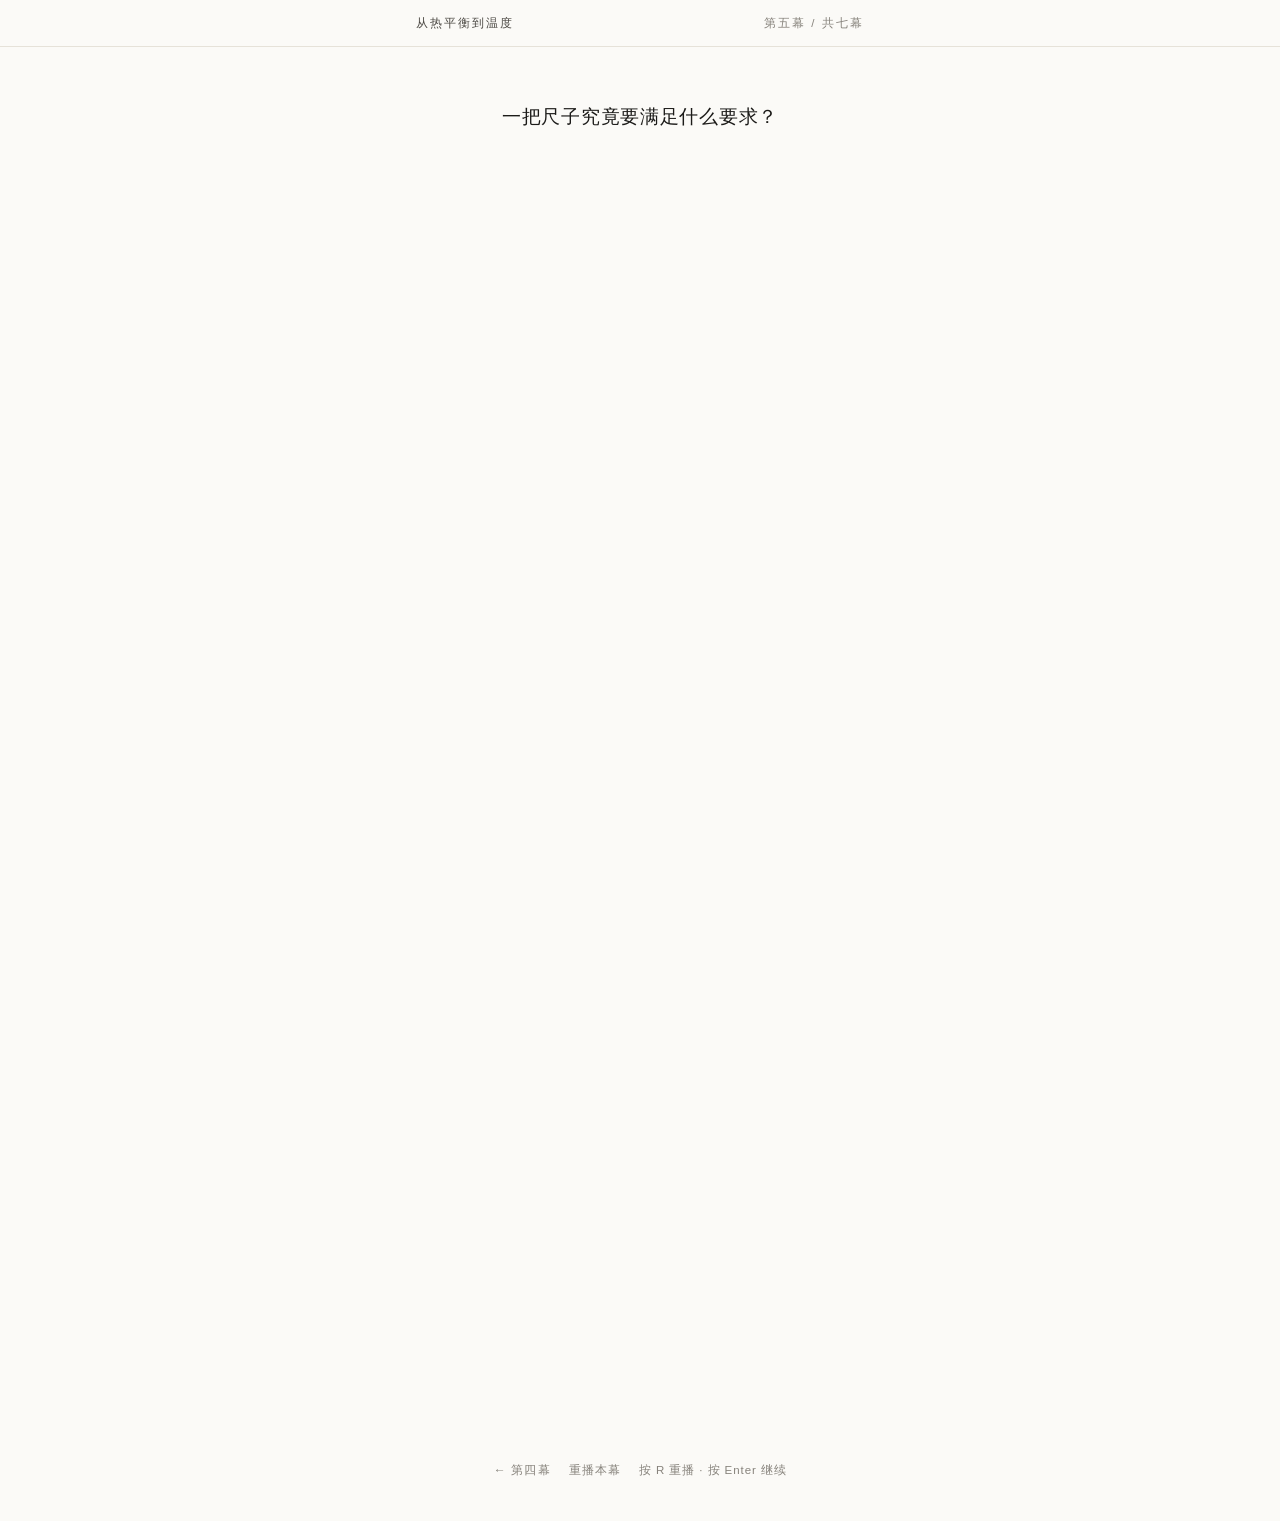
<file: docs/scene5.html>
<!DOCTYPE html>
<html lang="zh-CN" class="no-js">
<head>
<meta charset="utf-8">
<meta name="viewport" content="width=device-width, initial-scale=1">
<title>从热平衡到温度 · 第五幕：一把尺子究竟要满足什么要求</title>
<meta name="description" content="大学基础物理交互教材第五幕：温度数值不只是编号，还要能稳定、连续地描述冷热状态；同一批有序状态可以由不同的数值标度来描述。">
<meta name="color-scheme" content="light">

<link rel="stylesheet" href="styles/base.css">
<link rel="stylesheet" href="styles/scene5.css">

<!-- 只在启用 JavaScript 时隐藏待出现元素；未启用时全部内容一次显示 -->
<script>document.documentElement.className = 'js';</script>
</head>
<body>
<a class="skip-link" href="#scene5">跳到第五幕正文</a>

<header class="masthead">
  <div class="masthead__inner">
    <p class="masthead__eyebrow">从热平衡到温度</p>
    <p class="masthead__meta">第五幕 / 共七幕</p>
  </div>
</header>

<main class="stage">
  <section class="scene scene--5" id="scene5" data-scene="5" aria-labelledby="scene5-title">
    <h1 class="visually-hidden" id="scene5-title">第五幕：一把尺子究竟要满足什么要求</h1>

    <p class="scene__lead scene__lead--ask step" data-step="lead">一把尺子究竟要满足什么要求？</p>

    <div class="scene__canvas">

      <!-- ===================== 连续变化的热系统 ===================== -->
      <div class="sys step" data-step="sys">
        <div class="sys__track">
          <span class="sys__rule" aria-hidden="true"></span>
          <span class="sys__marker" data-marker aria-hidden="true"></span>
          <span class="sys__end sys__end--cold">冷</span>
          <span class="sys__end sys__end--hot">热</span>
        </div>
        <p class="sys__label" data-sys-label>中等</p>
        <p class="sys__caption">一个热系统：状态正在连续地变化（示意图，不显示任何数字）</p>
      </div>

      <!-- ======================== 三句话 ============================== -->
      <div class="statement">
        <p class="statement__line step" data-step="st1">
          如果 <span class="m"><i>θ</i></span> 只是编号，我们当然可以随便给每个状态编号。
        </p>
        <p class="statement__line statement__line--key step" data-step="st2">
          但相近的物理状态，应该能够对应相近的数值。
        </p>
        <p class="statement__line statement__line--key step" data-step="st3">
          状态发生连续变化时，温度表示也应该能够连续变化。
        </p>
      </div>

      <!-- ==================== 重新标度实验（滑块） ===================== -->
      <div class="scale step" data-step="scale">
        <p class="scale__title">
          重新标度：<span class="m"><i>θ′</i> <span class="op">=</span> 2<i>θ</i> <span class="op">+</span> 5</span>
        </p>

        <div class="scale__track">
          <span class="scale__rule" aria-hidden="true"></span>
          <span class="scale__tick" style="left:20%"><span class="scale__num m">[<i>A</i>]</span></span>
          <span class="scale__tick" style="left:50%"><span class="scale__num m">[<i>C</i>]</span></span>
          <span class="scale__tick" style="left:80%"><span class="scale__num m">[<i>G</i>]</span></span>
          <span class="scale__cursor" data-cursor aria-hidden="true"></span>
        </div>

        <label class="slider">
          <span class="slider__label">
            拖动 <span class="m"><i>θ</i></span>，看 <span class="m"><i>θ′</i></span> 怎么跟着变
          </span>
          <input type="range" min="0" max="100" step="5" value="20" data-theta>
        </label>

        <p class="scale__read">
          <span class="m"><i>θ</i> <span class="op">=</span> <span data-theta-out>20</span></span>
          <span class="scale__arrow" aria-hidden="true">→</span>
          <span class="m"><i>θ′</i> <span class="op">=</span> <span data-theta-prime>45</span></span>
        </p>

        <p class="scale__class">
          与它最接近的类别：<span class="m scale__cls" data-theta-class>[<i>A</i>]</span>
        </p>

        <p class="scale__ex">
          例如 <span class="m">20 <span class="op">→</span> 45</span>、<span class="m">50 <span class="op">→</span> 105</span>、<span class="m">80 <span class="op">→</span> 165</span>。
        </p>
      </div>

      <p class="note step" data-step="scaleDone">重新标度可以改变数字，但不会改变系统之间的热平衡关系。</p>

      <!-- ======================= 三把抽象的尺子 ======================== -->
      <div class="rulers step" data-step="rulers">
        <p class="rulers__title">三把抽象的“尺子”（它们描述的是同一批有序状态）</p>

        <div class="ruler" data-ruler="A" role="button" tabindex="0" aria-pressed="true">
          <span class="ruler__name">尺子 A</span>
          <span class="ruler__track">
            <span class="ruler__line" aria-hidden="true"></span>
            <span class="ruler__tick" style="left:0%"><span class="ruler__mark"></span><span class="ruler__num">0</span></span>
            <span class="ruler__tick" style="left:33.3%"><span class="ruler__mark"></span><span class="ruler__num">10</span></span>
            <span class="ruler__tick" style="left:66.6%"><span class="ruler__mark"></span><span class="ruler__num">20</span></span>
            <span class="ruler__tick" style="left:100%"><span class="ruler__mark"></span><span class="ruler__num">30</span></span>
          </span>
        </div>

        <div class="ruler" data-ruler="B" role="button" tabindex="0" aria-pressed="true">
          <span class="ruler__name">尺子 B</span>
          <span class="ruler__track">
            <span class="ruler__line" aria-hidden="true"></span>
            <span class="ruler__tick" style="left:0%"><span class="ruler__mark"></span><span class="ruler__num">0</span></span>
            <span class="ruler__tick" style="left:33.3%"><span class="ruler__mark"></span><span class="ruler__num">100</span></span>
            <span class="ruler__tick" style="left:66.6%"><span class="ruler__mark"></span><span class="ruler__num">200</span></span>
            <span class="ruler__tick" style="left:100%"><span class="ruler__mark"></span><span class="ruler__num">300</span></span>
          </span>
        </div>

        <div class="ruler" data-ruler="C" role="button" tabindex="0" aria-pressed="true">
          <span class="ruler__name">尺子 C</span>
          <span class="ruler__track">
            <span class="ruler__line" aria-hidden="true"></span>
            <span class="ruler__tick" style="left:0%"><span class="ruler__mark"></span><span class="ruler__num"><span class="op">−</span>20</span></span>
            <span class="ruler__tick" style="left:33.3%"><span class="ruler__mark"></span><span class="ruler__num">0</span></span>
            <span class="ruler__tick" style="left:66.6%"><span class="ruler__mark"></span><span class="ruler__num">20</span></span>
            <span class="ruler__tick" style="left:100%"><span class="ruler__mark"></span><span class="ruler__num">40</span></span>
          </span>
        </div>

        <p class="rulers__hint">点一下某把尺子可以把它藏起来，比较刻度疏密与零点位置。</p>
      </div>

      <p class="statement__line statement__line--key step" data-step="rk1">数字本身不是热平衡关系。</p>
      <p class="statement__line step" data-step="rk2">真正不变的是：哪些状态彼此热平衡，以及状态之间的大小规律。</p>

      <!-- ============================= 小结 ============================ -->
      <div class="summary">
        <p class="summary__box step" data-step="box1">
          <span class="m-box box-text">热平衡结构</span>
        </p>
        <p class="summary__line step" data-step="sum1">热平衡结构告诉我们“哪些状态可以归为同一类”。</p>
        <p class="summary__box step" data-step="box2">
          <span class="m-box box-text">温度数值表示</span>
        </p>
        <p class="summary__line step" data-step="sum2">温度标度进一步给这些类别安排数值。</p>
      </div>

      <p class="end-ask step" data-step="endask">那么，物理学为什么最终采用某些特定的温标？</p>
    </div>

    <!-- ============================ NextButton ========================== -->
    <footer class="scene__foot">

      <div class="cta-row step" data-step="cta">
        <a class="btn btn--primary" href="scene6.html">
          为什么最终是这些温标<span class="btn__arrow" aria-hidden="true">→</span>
        </a>
      </div>

      <div class="scene__utils">
        <a class="scene__back" href="scene4.html">← 第四幕</a>
        <button type="button" class="btn-text" data-replay>重播本幕</button>
        <span class="scene__utils-hint">按 R 重播 · 按 Enter 继续</span>
      </div>

    </footer>
  </section>
</main>

<noscript>
  <p class="noscript">本页的推理由 JavaScript 逐步展开；未启用 JavaScript 时，全部文字会一次显示。</p>
</noscript>

<script src="js/scene5.js" defer></script>
</body>
</html>
</file>
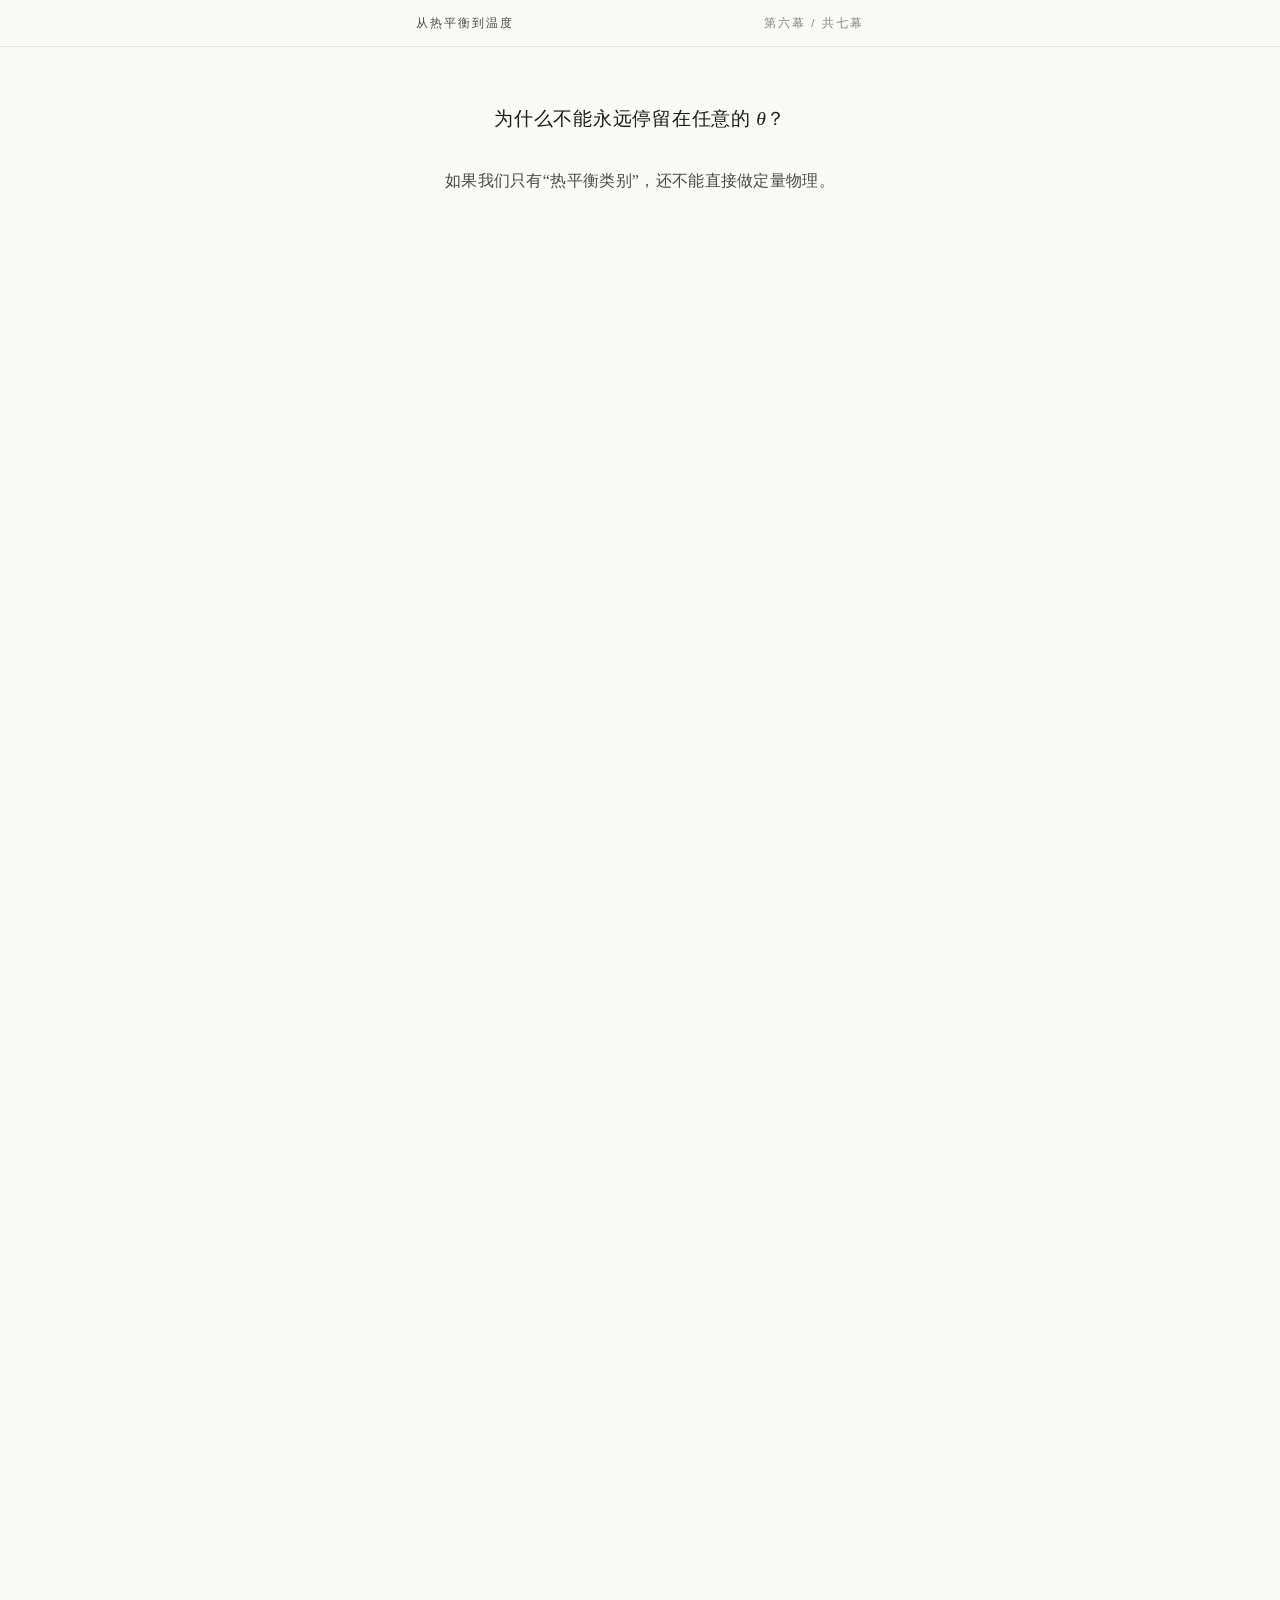
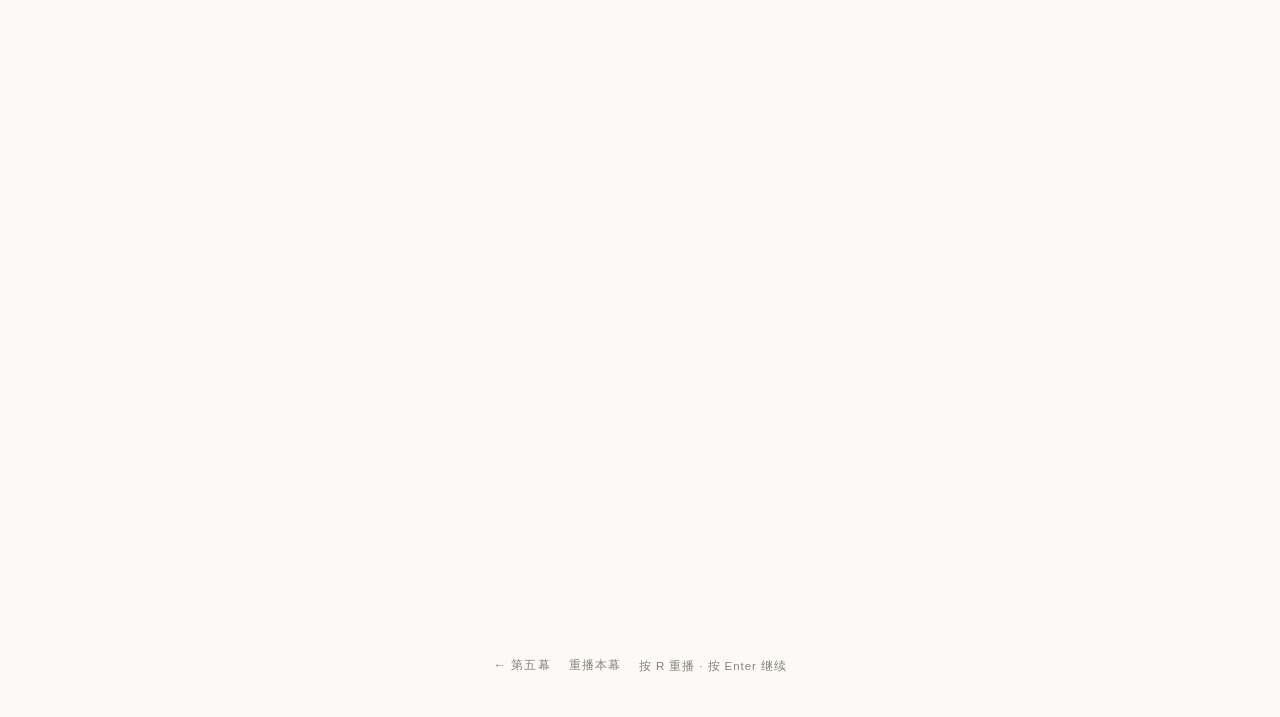
<file: docs/scene6.html>
<!DOCTYPE html>
<html lang="zh-CN" class="no-js">
<head>
<meta charset="utf-8">
<meta name="viewport" content="width=device-width, initial-scale=1">
<title>从热平衡到温度 · 第六幕：从经验温度到物理温标</title>
<meta name="description" content="大学基础物理交互教材第六幕：物理学为什么需要具体温标——理想气体温标、热力学温标（Kelvin）与摄氏温标，以及它们各自需要哪些超出第零定律的物理结构。">
<meta name="color-scheme" content="light">

<link rel="stylesheet" href="styles/base.css">
<link rel="stylesheet" href="styles/scene6.css">

<!-- 只在启用 JavaScript 时隐藏待出现元素；未启用时全部内容一次显示 -->
<script>document.documentElement.className = 'js';</script>
</head>
<body>
<a class="skip-link" href="#scene6">跳到第六幕正文</a>

<header class="masthead">
  <div class="masthead__inner">
    <p class="masthead__eyebrow">从热平衡到温度</p>
    <p class="masthead__meta">第六幕 / 共七幕</p>
  </div>
</header>

<main class="stage">
  <section class="scene scene--6" id="scene6" data-scene="6" aria-labelledby="scene6-title">
    <h1 class="visually-hidden" id="scene6-title">第六幕：从经验温度到物理温标</h1>

    <p class="scene__lead scene__lead--ask step" data-step="lead">为什么不能永远停留在任意的 <span class="m"><i>θ</i></span>？</p>

    <div class="scene__canvas">

      <!-- ========================= 测量问题 ========================= -->
      <div class="statement">
        <p class="statement__line step" data-step="st1">如果我们只有“热平衡类别”，还不能直接做定量物理。</p>
        <p class="statement__line step" data-step="st2">一个系统的状态改变了一点——改变了多少？</p>
        <p class="statement__line step" data-step="st3">仅仅说“它属于另一个热平衡等价类”，还不够；我们需要数值。</p>
      </div>

      <p class="lead-in step" data-step="role">
        于是，<span class="m"><i>θ</i></span>（经验温度）开始承担“测量”的角色。
      </p>

      <!-- ======================== 测温装置 =========================== -->
      <div class="thermo step" data-step="thermo">
        <div class="thermo__device" data-device role="button" tabindex="0"
             aria-label="点击让这个气体系统的状态改变">
          <span class="thermo__gas">气体</span>
          <span class="thermo__state" data-device-state>冷</span>
        </div>
        <div class="thermo__reads">
          <p class="thermo__read">
            <span class="m"><i>P</i> <span class="op">=</span> <span data-p>1.10</span> <span class="op">×</span> 10<sup>5</sup> Pa</span>
          </p>
          <p class="thermo__read"><span class="m"><i>V</i> <span class="op">=</span> 2.0 <span class="op">×</span> 10<sup>−3</sup> m<sup>3</sup></span></p>
          <p class="thermo__read"><span class="m"><i>n</i> <span class="op">=</span> 0.10 mol</span></p>
        </div>
        <p class="thermo__hint">点一下气体，让系统的状态改变。</p>
      </div>

      <p class="statement__line statement__line--key step" data-step="observable">
        某些物理量可以随着冷热状态变化而变化。
      </p>

      <!-- ======================= 理想气体温标 ========================= -->
      <div class="gas step" data-step="gas">
        <p class="gas__formula m"><i>PV</i> <span class="op">=</span> <i>nRT</i></p>
        <p class="gas__line">
          如果选用理想气体作为测温体系，就可以通过理想气体的物理规律，
          建立温度与 <span class="m"><i>P</i>, <i>V</i>, <i>n</i></span> 之间的定量关系。
        </p>
      </div>

      <p class="m-box-wrap step" data-step="box1">
        <span class="m-box box-text">额外物理规律 → 具体温度标度</span>
      </p>

      <!-- ======================== 热力学温标 ========================== -->
      <p class="statement__line step" data-step="other">
        还有另一种思路：不依赖某一种具体测温物质，而从热力学本身建立温标。
      </p>

      <div class="cycle step" data-step="cycle">
        <p class="cycle__law">热力学第二定律</p>
        <div class="cycle__flow">
          <p class="cycle__node">高温热源</p>
          <p class="cycle__arrow" aria-hidden="true">↓</p>
          <p class="cycle__node cycle__node--mid">可逆热机</p>
          <p class="cycle__arrow" aria-hidden="true">↓</p>
          <p class="cycle__node">低温热源</p>
        </div>
        <p class="cycle__line">热力学温标需要额外的热力学结构，例如第二定律以及可逆热机关系。</p>
      </div>

      <p class="m-box-wrap step" data-step="boxT">
        <span class="m-box"><span class="m"><i>T</i></span></span>
      </p>

      <p class="statement__line step" data-step="abs">
        热力学温标最终给出了绝对温度的概念。在现代 SI 中，热力学温度的单位是 kelvin（K）。
      </p>

      <p class="note step" data-step="beyond">
        Kelvin 温标需要超出第零定律的额外物理结构——它不是从第零定律推出来的。
      </p>

      <!-- ====================== 摄氏温标与 Kelvin ===================== -->
      <div class="celsius step" data-step="celsius">
        <p class="celsius__line">
          <span class="m"><i>t</i> / °C</span> 与绝对温度的关系：
          <span class="m"><i>t</i> <span class="op">=</span> <i>T</i> <span class="op">−</span> 273.15</span>
        </p>

        <label class="slider">
          <span class="slider__label">拖动 <span class="m"><i>t</i></span>，两个数值一起变</span>
          <input type="range" min="-20" max="80" step="1" value="50" data-t>
        </label>

        <p class="celsius__read">
          <span class="m"><i>t</i> <span class="op">=</span> <span data-c-out>50</span> °C</span>
          <span class="celsius__arrow" aria-hidden="true">⟷</span>
          <span class="m"><i>T</i> <span class="op">=</span> <span data-k-out>323.15</span> K</span>
        </p>

        <p class="celsius__note">
          摄氏温标与 Kelvin 温标的单位大小相同，但零点不同——这正是第四幕“重新标度”的一个例子。
        </p>
      </div>

      <!-- ========================== 总结链 =========================== -->
      <div class="chain step" data-step="chain" data-chain aria-label="整条逻辑链的总结">
        <p class="chain__line">热平衡</p>
        <p class="chain__down" aria-hidden="true">↓</p>
        <p class="chain__line">第零定律</p>
        <p class="chain__down" aria-hidden="true">↓</p>
        <p class="chain__line">等价类</p>
        <p class="chain__down" aria-hidden="true">↓</p>
        <p class="chain__line">经验温度 <span class="m"><i>θ</i></span></p>
        <p class="chain__down" aria-hidden="true">↓</p>
        <p class="chain__line">额外物理规律</p>
        <p class="chain__down" aria-hidden="true">↓</p>
        <p class="chain__line">具体温标</p>
        <p class="chain__down" aria-hidden="true">↓</p>
        <p class="chain__line chain__line--end">Kelvin / 摄氏等</p>
      </div>

      <p class="last step" data-step="last1">第零定律负责建立热平衡分类结构。</p>
      <p class="last step" data-step="last2">它本身并不决定具体温标。</p>
    </div>

    <!-- ============================ NextButton ========================== -->
    <footer class="scene__foot">

      <div class="cta-row step" data-step="cta">
        <a class="btn btn--primary" href="scene7.html">
          回到三个系统试试<span class="btn__arrow" aria-hidden="true">→</span>
        </a>
      </div>

      <div class="scene__utils">
        <a class="scene__back" href="scene5.html">← 第五幕</a>
        <button type="button" class="btn-text" data-replay>重播本幕</button>
        <span class="scene__utils-hint">按 R 重播 · 按 Enter 继续</span>
      </div>

    </footer>
  </section>
</main>

<noscript>
  <p class="noscript">本页的推理由 JavaScript 逐步展开；未启用 JavaScript 时，全部文字会一次显示。</p>
</noscript>

<script src="js/scene6.js" defer></script>
</body>
</html>
</file>
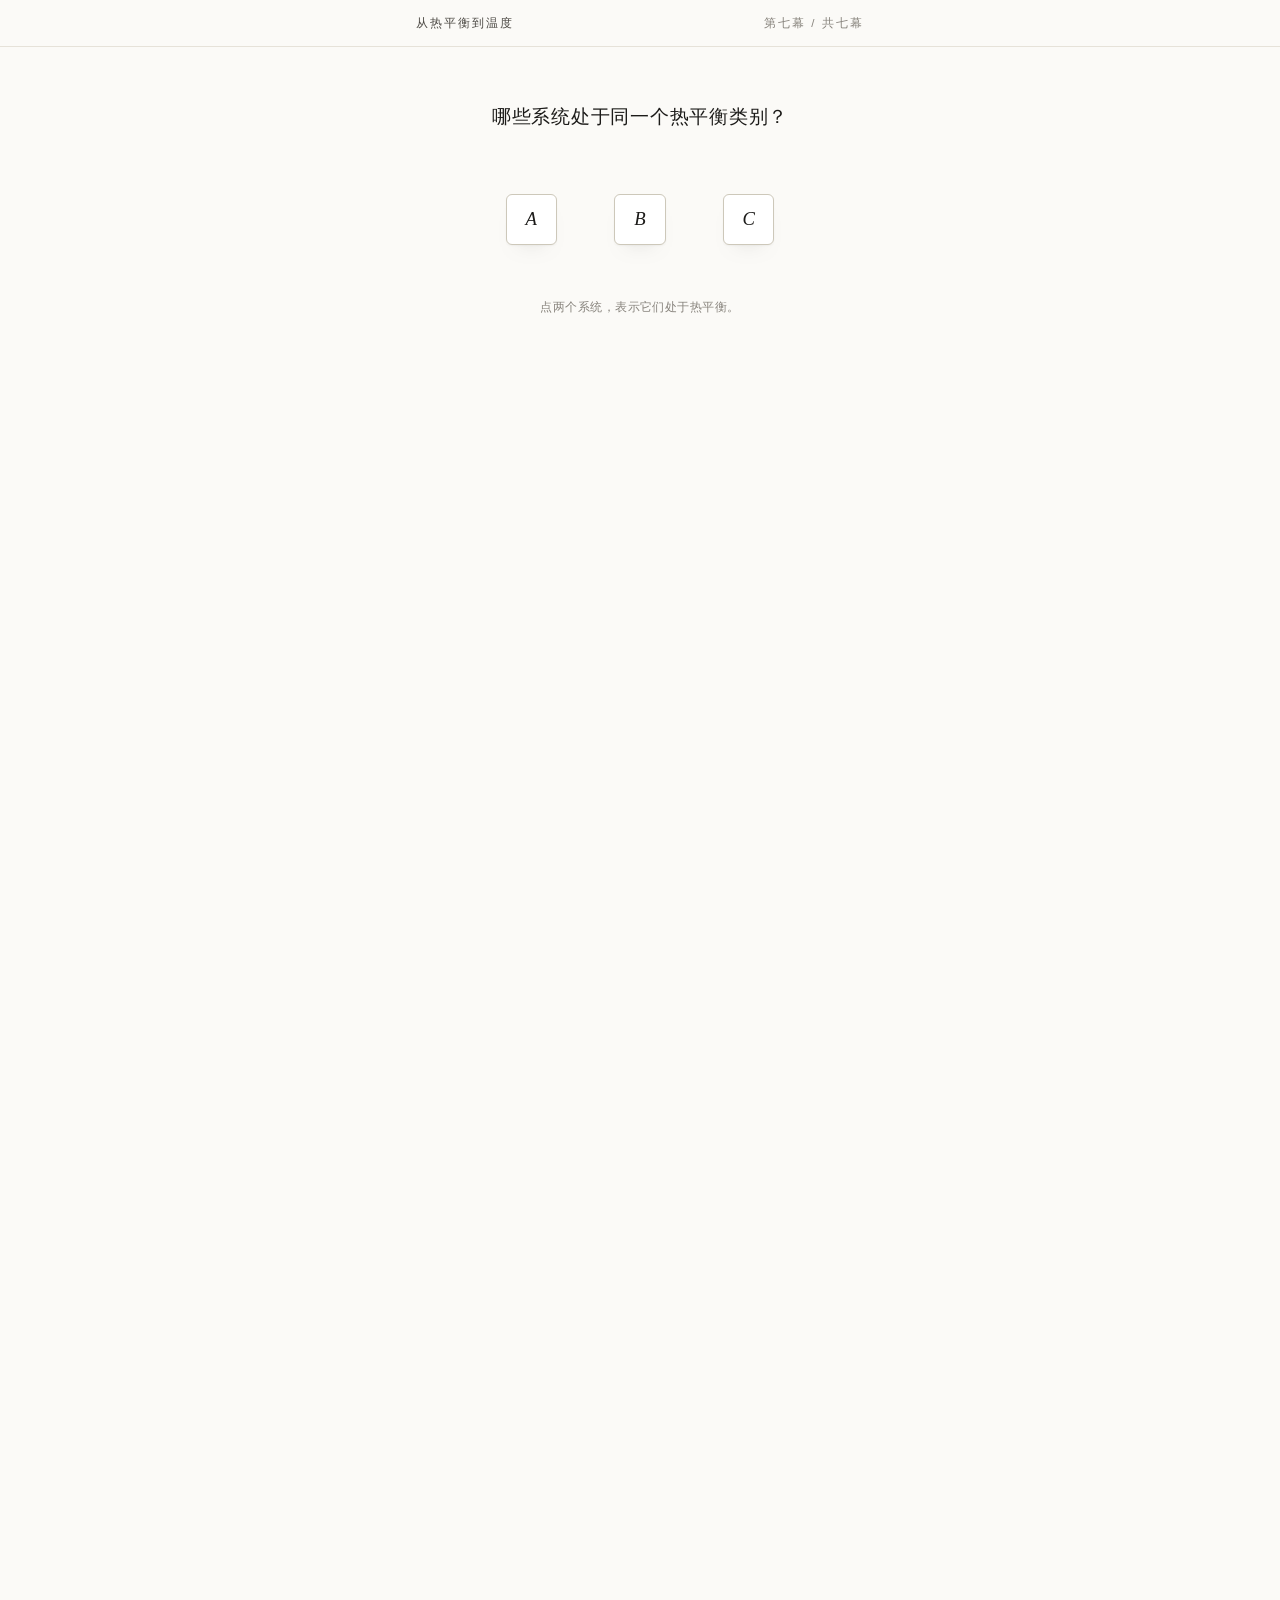
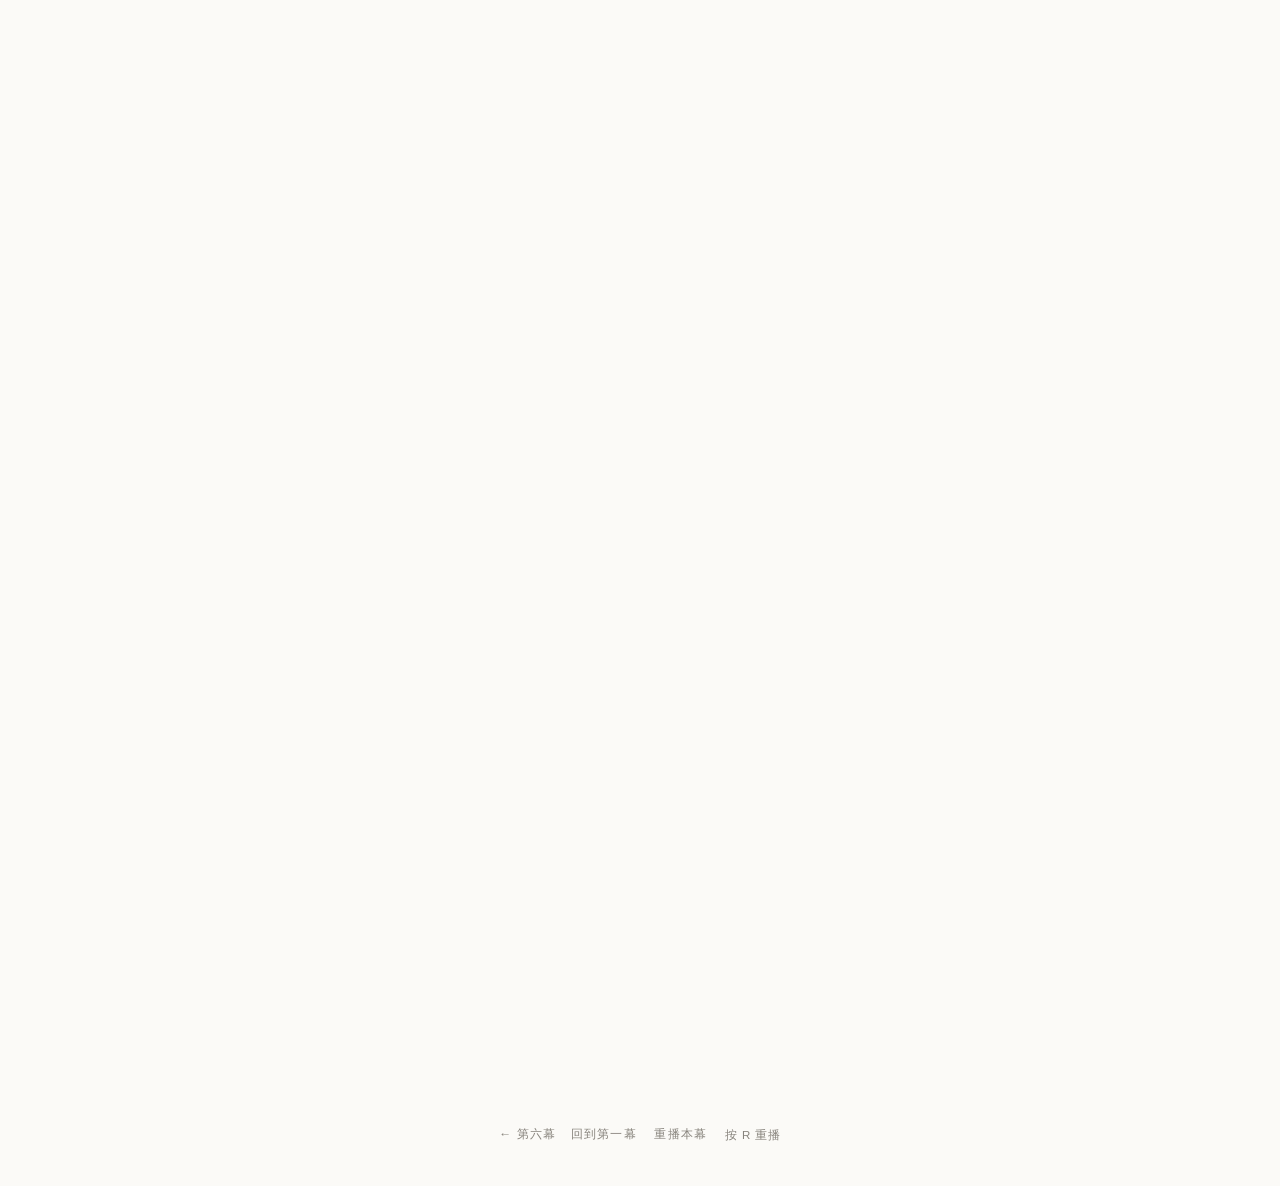
<file: docs/scene7.html>
<!DOCTYPE html>
<html lang="zh-CN" class="no-js">
<head>
<meta charset="utf-8">
<meta name="viewport" content="width=device-width, initial-scale=1">
<title>从热平衡到温度 · 第七幕：现在，我们真的可以测温了</title>
<meta name="description" content="大学基础物理交互教材最后一幕：从三个系统开始，自己分类、自己赋标签、换成真实温标，最后把第一幕的闭环拆开，重排成整条逻辑链。">
<meta name="color-scheme" content="light">

<link rel="stylesheet" href="styles/base.css">
<link rel="stylesheet" href="styles/scene7.css">

<!-- 只在启用 JavaScript 时隐藏待出现元素；未启用时全部内容一次显示 -->
<script>document.documentElement.className = 'js';</script>
</head>
<body>
<a class="skip-link" href="#scene7">跳到第七幕正文</a>

<header class="masthead">
  <div class="masthead__inner">
    <p class="masthead__eyebrow">从热平衡到温度</p>
    <p class="masthead__meta">第七幕 / 共七幕</p>
  </div>
</header>

<main class="stage">
  <section class="scene scene--7" id="scene7" data-scene="7" aria-labelledby="scene7-title">
    <h1 class="visually-hidden" id="scene7-title">第七幕：现在，我们真的可以测温了</h1>

    <p class="scene__lead scene__lead--ask step" data-step="lead">哪些系统处于同一个热平衡类别？</p>

    <div class="scene__canvas">

      <!-- ======================= 三个系统：自己分类 ====================== -->
      <div class="pairing step" data-step="sysRow" data-pairing>
        <span class="pairing__group" aria-hidden="true"></span>
        <div class="psys" data-psys="A" role="button" tabindex="0" aria-label="系统 A：点击选择">
          <span class="m"><i>A</i></span>
        </div>
        <div class="psys" data-psys="B" role="button" tabindex="0" aria-label="系统 B：点击选择">
          <span class="m"><i>B</i></span>
        </div>
        <div class="psys" data-psys="C" role="button" tabindex="0" aria-label="系统 C：点击选择">
          <span class="m"><i>C</i></span>
        </div>
        <svg class="pairing__links" data-links aria-hidden="true" focusable="false">
          <line data-link="AB"></line>
          <line data-link="BC"></line>
          <line data-link="AC"></line>
        </svg>
      </div>

      <p class="pairing__hint step" data-step="hint">
        点两个系统，表示它们处于热平衡。
      </p>

      <!-- ========================= 关系记录 =========================== -->
      <div class="log">
        <p class="log__row step" data-step="relAB">
          <span class="m"><i>A</i> <span class="op">∼</span> <i>B</i></span>
          <span class="log__note" data-rel-note="AB"></span>
        </p>
        <p class="log__row step" data-step="relBC">
          <span class="m"><i>B</i> <span class="op">∼</span> <i>C</i></span>
          <span class="log__note" data-rel-note="BC"></span>
        </p>
        <p class="log__row step" data-step="relAC">
          <span class="m"><i>A</i> <span class="op">∼</span> <i>C</i></span>
          <span class="log__note" data-rel-note="AC"></span>
        </p>
        <p class="log__row log__row--eq step" data-step="eqABC">
          <span class="m">[<i>A</i>] <span class="op">=</span> {<i>A</i>, <i>B</i>, <i>C</i>}</span>
        </p>
      </div>

      <p class="statement__line statement__line--key step" data-step="askThird">另外两个系统之间呢？</p>

      <!-- ========================= 数字标签 =========================== -->
      <div class="pick step" data-step="pick">
        <p class="pick__q">给这个等价类选一个数字标签：</p>
        <div class="pick__row">
          <input type="number" min="1" max="1000" step="1" value="50" data-label
                 aria-label="给这个等价类选一个 1 到 1000 的整数标签">
          <button type="button" class="btn btn--primary" data-label-ok>就用它</button>
        </div>
        <p class="pick__hint">1–1000 的整数都可以（默认建议 50）。</p>
      </div>

      <p class="m-display--same step" data-step="thetaSame">
        <span class="m"><i>θ</i>(<i>A</i>) <span class="op">=</span> <i>θ</i>(<i>B</i>) <span class="op">=</span>
        <i>θ</i>(<i>C</i>) <span class="op">=</span> <span data-label-echo>50</span></span>
      </p>

      <!-- ========================= 换一种温标 ========================== -->
      <div class="switch step" data-step="switchBox">
        <button type="button" class="btn btn--ghost" data-switch>换一种温标</button>

        <div class="switch__out step" data-step="switchOut">
          <p class="switch__vals">
            <span class="m"><i>t</i> <span class="op">=</span> 50 °C</span>
            <span class="switch__arrow" aria-hidden="true">⟷</span>
            <span class="m"><i>T</i> <span class="op">=</span> 323.15 K</span>
          </p>
          <p class="note" data-switch-note>
            这是一个新的、经过物理定义和标定建立起来的具体温标；它与上面的经验标签 θ 不是同一层级的东西。
          </p>
        </div>
      </div>

      <!-- ===================== 回到第一幕：拆开闭环 ==================== -->
      <div class="recall step" data-step="recall">
        <p class="recall__title">第一幕的那个推理：</p>
        <div class="loop" data-loop>
          <div class="loop__nodes">
            <p class="loop__node">温度相等</p>
            <p class="loop__arrow" aria-hidden="true">↓</p>
            <p class="loop__node">热平衡</p>
            <p class="loop__arrow" aria-hidden="true">↓</p>
            <p class="loop__node">温度相等</p>
          </div>
          <span class="loop__ring" aria-hidden="true"></span>
        </div>
        <p class="recall__say step" data-step="recallSay">
          这一次我们知道：<strong>不能从这里开始。</strong>
        </p>
      </div>

      <!-- ===================== 重新排列：正确的链 ===================== -->
      <div class="chain step" data-step="fixChain" data-chain aria-label="重新排列后的逻辑链">
        <p class="chain__line">热平衡现象</p>
        <p class="chain__down" aria-hidden="true">↓</p>
        <p class="chain__line">热平衡关系</p>
        <p class="chain__down" aria-hidden="true">↓</p>
        <p class="chain__line">第零定律</p>
        <p class="chain__down" aria-hidden="true">↓</p>
        <p class="chain__line">等价关系</p>
        <p class="chain__down" aria-hidden="true">↓</p>
        <p class="chain__line">等价类</p>
        <p class="chain__down" aria-hidden="true">↓</p>
        <p class="chain__line">数值标签</p>
        <p class="chain__down" aria-hidden="true">↓</p>
        <p class="chain__line"><span class="m"><i>θ</i></span></p>
        <p class="chain__down" aria-hidden="true">↓</p>
        <p class="chain__line">具体物理规律</p>
        <p class="chain__down" aria-hidden="true">↓</p>
        <p class="chain__line chain__line--end">具体温标</p>
      </div>

      <p class="m-box-wrap step" data-step="finalBox">
        <span class="m-box"><span class="m"><i>A</i> <span class="op">∼</span> <i>B</i></span> <span class="op">⟺</span> <span class="m"><i>θ</i>(<i>A</i>) <span class="op">=</span> <i>θ</i>(<i>B</i>)</span></span>
      </p>

      <p class="last step" data-step="close1">温度首先是对热平衡等价类的一种数值表示。</p>
      <p class="last step" data-step="close2">第零定律让这种表示成为可能。</p>
      <p class="last step" data-step="close3">而具体的温标，则需要更多物理学来确定。</p>

      <!-- =========================== 结束页 =========================== -->
      <p class="endpage__title step" data-step="mapTitle">概念地图</p>

      <div class="chain chain--map step" data-step="map" data-chain aria-label="概念地图">
        <p class="chain__line">热平衡</p>
        <p class="chain__down" aria-hidden="true">▼</p>
        <p class="chain__line">第零定律</p>
        <p class="chain__down" aria-hidden="true">▼</p>
        <p class="chain__line">等价关系</p>
        <p class="chain__down" aria-hidden="true">▼</p>
        <p class="chain__line">等价类</p>
        <p class="chain__down" aria-hidden="true">▼</p>
        <p class="chain__line">数值标签 <span class="m"><i>θ</i></span></p>
        <p class="chain__down" aria-hidden="true">▼</p>
        <p class="chain__line">经验温度</p>
        <p class="chain__down" aria-hidden="true">▼</p>
        <p class="chain__line">额外物理规律与规定</p>
        <p class="chain__down" aria-hidden="true">▼</p>
        <p class="chain__line chain__line--end">具体温标</p>
      </div>

      <!-- ====================== 结束页：署名与标志 ===================== -->
      <div class="sign step" data-step="sign">
        <span class="sign__rule" aria-hidden="true"></span>

        <svg class="sign__logo" viewBox="0 0 132 52" role="img"
             aria-label="余弦函数图像：画出了纵轴与横轴，曲线从纵轴上的最大值开始，画出一个完整周期">
          <line class="sign__axis" x1="16" y1="46" x2="16" y2="6"></line>
          <polygon class="sign__head" points="16,2.5 13.4,8.4 18.6,8.4"></polygon>
          <line class="sign__axis" x1="16" y1="30" x2="128" y2="30"></line>
          <polygon class="sign__head" points="131.5,30 125.6,27.4 125.6,32.6"></polygon>
          <path class="sign__curve"
                d="M 16 12 C 32 12 32 48 64 48 C 96 48 96 12 112 12"></path>
        </svg>

        <p class="sign__line">作者：Zhou Yixuan</p>
        <p class="sign__line sign__line--soft">本作品由 Deepseek 协同生成。</p>
        <p class="sign__line sign__line--soft">感谢您的观看。</p>
      </div>
    </div>

    <!-- ============================ 底部工具条 ========================== -->
    <footer class="scene__foot">

      <div class="scene__utils">
        <a class="scene__back" href="scene6.html">← 第六幕</a>
        <a class="scene__back" href="index.html">回到第一幕</a>
        <button type="button" class="btn-text" data-replay>重播本幕</button>
        <span class="scene__utils-hint">按 R 重播</span>
      </div>

    </footer>
  </section>
</main>

<noscript>
  <p class="noscript">本页的推理由 JavaScript 逐步展开；未启用 JavaScript 时，全部文字会一次显示。</p>
</noscript>

<script src="js/scene7.js" defer></script>
</body>
</html>
</file>
<file: docs/styles/base.css>
/* ==========================================================================
   从热平衡到温度 · 基础样式
   设计令牌 / 版面骨架 / 通用控件 / reveal 出现机制
   本文件被全部七幕共用；每一幕自己的样式写在 styles/sceneN.css
   ========================================================================== */

/* -------------------------------------------------------------- 设计令牌 */
:root{
  color-scheme: light;

  /* 色彩：暖白底、深色文字、深蓝只作少量强调 */
  --bg:          #fbfaf7;
  --surface:     #ffffff;
  --ink:         #1c1b19;
  --ink-2:       #4b4843;
  --ink-3:       #87837c;
  --rule:        #e6e2d9;
  --rule-strong: #cdc8ba;
  --accent:      #1b3a6b;
  --accent-ink:  #16305a;
  --accent-soft: rgba(27, 58, 107, .10);

  /* 字体：正文用衬线（教材感），界面文字用无衬线 */
  --serif: "Source Han Serif SC", "Noto Serif SC", "Noto Serif CJK SC",
           "Songti SC", "STSong", "SimSun", Georgia, "Times New Roman", serif;
  --sans:  "Inter", "Helvetica Neue", Helvetica, Arial,
           "PingFang SC", "Hiragino Sans GB", "Microsoft YaHei", system-ui, sans-serif;

  /* 版面 */
  --measure: 34rem;                      /* 文本行长，约 544px */
  --page-x:  clamp(1.15rem, 5vw, 3rem);  /* 左右留白 */
  --block-y: clamp(1.6rem, 6vh, 4.5rem); /* 上下留白 */

  /* 动效：全部动画时长都从这里取，保证七幕节奏一致 */
  --ease: cubic-bezier(.22, .61, .36, 1);
  --dur-1: .45s;   /* 小元素、箭头 */
  --dur-2: .7s;    /* 节点、文字 */
  --dur-3: .95s;   /* 回环箭头描边 */
  --step-scale: 1; /* 减少动效时由脚本下调 */
}

/* ------------------------------------------------------------------ 重置 */
*, *::before, *::after{ box-sizing: border-box }

html{ -webkit-text-size-adjust: 100% }

body{
  margin: 0;
  min-height: 100vh;
  display: flex;
  flex-direction: column;
  background: var(--bg);
  color: var(--ink);
  font-family: var(--serif);
  font-size: 17px;
  line-height: 1.75;
  -webkit-font-smoothing: antialiased;
  text-rendering: optimizeLegibility;
}

p{ margin: 0 }

::selection{ background: var(--accent-soft) }

/* 键盘焦点：统一一个克制的深蓝描边 */
:focus-visible{ outline: 2px solid var(--accent); outline-offset: 3px }

/* ------------------------------------------------------------------ 页眉 */
.masthead{ border-bottom: 1px solid var(--rule) }

.masthead__inner{
  max-width: var(--measure);
  margin: 0 auto;
  padding: .8rem var(--page-x);
  display: flex;
  align-items: baseline;
  justify-content: space-between;
  gap: 1rem;
  font-family: var(--sans);
  font-size: .72rem;
  letter-spacing: .18em;
  color: var(--ink-3);
}

.masthead__eyebrow{ color: var(--ink-2) }

/* ------------------------------------------------------------------ 主体 */
.stage{
  flex: 1;
  display: flex;
  justify-content: center;
}

.scene{
  width: 100%;
  max-width: var(--measure);
  padding: var(--block-y) var(--page-x) calc(var(--block-y) * .7);
  display: flex;
  flex-direction: column;
  gap: clamp(1.1rem, 3.5vh, 2.2rem);
}

/* ==========================================================================
   reveal 机制
   只有启用 JavaScript 时才隐藏待出现元素（.js 由页内脚本写在 <html> 上）
     .step          → 待出现
     .step.is-in    → 已出现
   --st 是局部时长，使不同元素可以用不同节奏但共用同一套规则
   ========================================================================== */
.js .step{
  opacity: 0;
  visibility: hidden;
  transform: translateY(10px);
  --st: calc(var(--dur-2) * var(--step-scale));
  transition-property: opacity, transform, visibility, filter;
  transition-duration: var(--st), var(--st), 0s, var(--st);
  transition-delay: 0s, 0s, var(--st), 0s;
  transition-timing-function: var(--ease);
}

.js .step.is-in{
  opacity: 1;
  visibility: visible;
  transform: none;
  transition-delay: 0s, 0s, 0s, 0s;
}

/* 重播时的一帧：屏蔽全部过渡，让状态瞬时复位 */
.is-resetting .step,
.is-resetting .chain__loop path{ transition: none !important }

/* 减少动效偏好：取消位移，时长由脚本把 --step-scale 调小 */
@media (prefers-reduced-motion: reduce){
  .js .step{ transform: none }
}

/* --------------------------------------------------------------- 通用控件 */
.btn{
  display: inline-block;
  font-family: var(--sans);
  font-size: .92rem;
  letter-spacing: .06em;
  line-height: 1.5;
  padding: .62rem 1.25rem;
  border: 1px solid transparent;
  border-radius: 3px;
  background: none;
  color: inherit;
  text-decoration: none;
  cursor: pointer;
  transition: background-color var(--dur-1) var(--ease),
              border-color var(--dur-1) var(--ease),
              color var(--dur-1) var(--ease);
}

.btn--primary{ background: var(--accent); border-color: var(--accent); color: #fff }
.btn--primary:hover{ background: var(--accent-ink); border-color: var(--accent-ink) }

.btn--ghost{ border-color: var(--rule-strong); color: var(--ink-2) }
.btn--ghost:hover{ border-color: var(--ink-3); color: var(--ink) }

.btn__arrow{
  display: inline-block;
  margin-left: .4em;
  transition: transform var(--dur-1) var(--ease);
}
.btn:hover .btn__arrow{ transform: translateX(3px) }

.btn-text{
  font-family: var(--sans);
  font-size: .76rem;
  letter-spacing: .1em;
  color: var(--ink-3);
  background: none;
  border: 0;
  padding: .3rem .2rem;
  cursor: pointer;
  transition: color var(--dur-1) var(--ease);
}
.btn-text:hover{ color: var(--accent) }

/* ------------------------------------------------------------------ 工具类 */
.visually-hidden{
  position: absolute !important;
  width: 1px;
  height: 1px;
  margin: -1px;
  padding: 0;
  overflow: hidden;
  clip-path: inset(50%);
  white-space: nowrap;
  border: 0;
}

.skip-link{
  position: absolute;
  left: -9999px;
  top: 0;
  z-index: 10;
  padding: .5rem .9rem;
  background: var(--surface);
  border: 1px solid var(--rule-strong);
  font-family: var(--sans);
  font-size: .8rem;
  color: var(--ink);
  text-decoration: none;
}
.skip-link:focus{ left: .8rem; top: .5rem }

.noscript{
  max-width: var(--measure);
  margin: 0 auto;
  padding: 0 var(--page-x) 2rem;
  font-family: var(--sans);
  font-size: .82rem;
  color: var(--ink-3);
}

/* ------------------------------------------------------------------ 窄屏 */
@media (max-width: 420px){
  body{ font-size: 16px }
  .masthead__inner{ letter-spacing: .14em }
}

/* ==========================================================================
   数学排版（轻量 · 零依赖）
   本项目公式集合很小（∼ ⇒ ⟹ ⟺ θ Θ 与少量上下标），故刻意不引入 KaTeX / MathJax：
   用字体 + 间距排版即可，并能保住"file:// 双击一定能跑、不依赖网络"这条底线。
   用法：<span class="m"><i>A</i> <span class="op">∼</span> <i>B</i></span>
   ========================================================================== */
:root{
  --math: "Cambria Math", "STIX Two Math", "Latin Modern Math", Georgia, "Times New Roman", serif;
  --accent-line: rgba(27, 58, 107, .38);
}

.m{
  font-family: var(--math);
  font-size: 1.06em;
  font-style: normal;
  letter-spacing: .01em;
  white-space: nowrap;
}
.m i{ font-style: italic }
.m .op{ margin: 0 .4em }
.m .op--tight{ margin: 0 .18em }
.m sub,
.m sup{ font-size: .7em; font-style: normal }

.m-display{
  display: block;
  margin: 0;
  text-align: center;
  font-family: var(--math);
  font-size: 1.14rem;
  color: var(--ink);
}

/* 方框结论（boxed） */
.m-box-wrap{ text-align: center }
.m-box{
  display: inline-block;
  padding: .55rem 1.3rem;
  border: 1px solid var(--accent-line);
  border-radius: 4px;
  background: var(--surface);
  box-shadow: 0 1px 2px rgba(28, 27, 25, .04), 0 12px 24px -20px rgba(28, 27, 25, .55);
  font-family: var(--math);
  font-size: 1.06rem;
  color: var(--ink);
}

/* ==========================================================================
   各幕共用的版面片段
   （原先写在 scene1.css 里，第二幕起需要复用，故上移到本文件；
     渲染结果与第一幕完全一致，只是位置变了）
   ========================================================================== */
.scene__lead{
  font-family: var(--sans);
  font-size: .84rem;
  letter-spacing: .08em;
  color: var(--ink-3);
}
.scene__canvas{
  display: flex;
  flex-direction: column;
  align-items: center;
  gap: clamp(.9rem, 2.6vh, 1.6rem);
}
.scene__foot{
  display: flex;
  flex-direction: column;
  align-items: center;
  gap: 1rem;
  padding-top: clamp(.6rem, 2vh, 1.4rem);
}
.cta-row{ display: flex; justify-content: center }

.scene__utils{
  display: flex;
  align-items: center;
  gap: .9rem;
  padding-top: .4rem;
}

/* 文字结论的方框（与 .m-box 同款，但用衬线正文字体） */
.box-text{
  font-family: var(--serif);
  font-size: 1.02rem;
}

/* 关系记录（第二幕起共用）：.log 一行行记下已经得到的关系与类别 */
.log{
  display: flex;
  flex-direction: column;
  align-items: center;
  gap: .35rem;
  width: 100%;
}
.log__row{
  display: flex;
  align-items: baseline;
  justify-content: center;
  gap: .8rem;
  font-size: 1.02rem;
}
.log__note{
  font-family: var(--sans);
  font-size: .74rem;
  letter-spacing: .04em;
  color: var(--ink-3);
}

/* 幕内关键强调句（第二幕起共用） */
.note{
  padding: .45rem .95rem;
  border-left: 2px solid var(--accent-line);
  background: var(--accent-soft);
  font-size: .95rem;
  letter-spacing: .02em;
  color: var(--ink);
}

/* 滑块（第四幕起共用）：让学生拖动一个数值自己看变化 */
.slider{
  display: flex;
  flex-direction: column;
  align-items: center;
  gap: .3rem;
  width: 100%;
  max-width: 24rem;
}
.slider__label{
  font-family: var(--sans);
  font-size: .74rem;
  letter-spacing: .04em;
  color: var(--ink-3);
}
.slider input[type="range"]{
  width: 100%;
  accent-color: var(--accent);
}

/* 幕内陈述句（第五幕起共用） */
.statement{
  display: flex;
  flex-direction: column;
  align-items: center;
  gap: .35rem;
  text-align: center;
}
.statement__line{
  font-size: 1rem;
  letter-spacing: .02em;
  color: var(--ink-2);
}
.statement__line--key{ color: var(--ink) }

/* 总结链（第四幕起共用）：逐行出现，延迟由脚本按序号写进 style */
.chain{
  display: flex;
  flex-direction: column;
  align-items: center;
  gap: .1rem;
  text-align: center;
}
.chain__line{
  font-size: 1rem;
  letter-spacing: .02em;
  color: var(--ink-2);
}
.chain__line--end{
  padding: .35rem 1rem;
  background: var(--surface);
  border: 1px solid var(--accent-line);
  border-radius: 4px;
  color: var(--ink);
}
.chain__down{
  font-size: .8rem;
  color: var(--rule-strong);
}
.js .chain.step.is-in > *{
  animation: chain-in .55s var(--ease) both;
}
@keyframes chain-in{
  from{ opacity: 0; transform: translateY(6px) }
  to{ opacity: 1; transform: none }
}

/* 幕末收尾句（第四幕起共用） */
.last{
  max-width: 30rem;
  font-size: .98rem;
  line-height: 1.85;
  color: var(--ink);
  text-align: center;
}

/* 关系记录里的"推导行 / 等价类行"（第二幕起共用） */
.log__row--derived,
.log__row--eq{
  padding: .15rem .7rem;
  border-top: 1px dashed var(--rule-strong);
  border-bottom: 1px dashed var(--rule-strong);
}
.log__row--derived .m{ color: var(--accent) }
.scene__utils-hint{
  font-family: var(--sans);
  font-size: .72rem;
  letter-spacing: .08em;
  color: var(--ink-3);
}
.scene__back{
  font-family: var(--sans);
  font-size: .76rem;
  letter-spacing: .1em;
  color: var(--ink-3);
  text-decoration: none;
  transition: color var(--dur-1) var(--ease);
}
.scene__back:hover{ color: var(--accent) }

/* 与下一幕的交接说明（每一幕末都用同一个样式） */
.handoff{
  max-width: 26rem;
  padding-top: 1.2rem;
  border-top: 1px solid var(--rule);
  text-align: center;
}
.handoff__eyebrow{
  margin-bottom: .5rem;
  font-family: var(--sans);
  font-size: .7rem;
  letter-spacing: .2em;
  color: var(--ink-3);
}
.handoff__title{
  margin-bottom: .6rem;
  font-size: 1.02rem;
  letter-spacing: .06em;
}
.handoff__note{
  margin-bottom: .8rem;
  font-family: var(--sans);
  font-size: .82rem;
  line-height: 1.8;
  color: var(--ink-2);
}
</file>
<file: docs/styles/scene1.css>
/* ==========================================================================
   Scene 1 · 一个看似合理的证明 —— 逻辑链 / 箭头 / 结论句 / 疑问阶段
   依赖 styles/base.css 的设计令牌与 .step 出现机制
   ========================================================================== */

/* ------------------------------------------------------------ 逻辑链画框
   注意：.scene__lead / .scene__canvas / .scene__foot / .handoff / .scene__utils
   等跨幕共用的片段已上移到 styles/base.css，本文件只保留第一幕专属样式。 */
.scene__frame{
  display: flex;
  flex-direction: column;
  align-items: center;
  gap: clamp(1.5rem, 4.5vh, 2.4rem);
}

/* ------------------------------------------------------------ 逻辑链 */
.chain{
  position: relative;
  display: flex;
  flex-direction: column;
  align-items: center;
  padding: 0 3.25rem;          /* 右侧留给回环箭头 */
}
.node{
  position: relative;
  display: inline-flex;
  align-items: center;
  justify-content: center;
  padding: .8rem 1.6rem;
  background: var(--surface);
  border: 1px solid var(--rule-strong);
  border-radius: 4px;
  font-size: 1.08rem;
  letter-spacing: .1em;
  color: var(--ink);
  box-shadow: 0 1px 2px rgba(28, 27, 25, .04), 0 12px 24px -20px rgba(28, 27, 25, .55);
}
.node__text{ white-space: nowrap }

/* 引导性提问：只在疑问阶段、且只在悬停 / 聚焦时出现（只提问，不给答案） */
.node::after{
  content: attr(data-hint);
  position: absolute;
  left: 50%;
  bottom: calc(100% + .5rem);
  width: max-content;
  max-width: 15rem;
  padding: .3rem .6rem;
  transform: translate(-50%, 4px);
  background: var(--ink);
  color: #fff;
  font-family: var(--sans);
  font-size: .72rem;
  line-height: 1.5;
  letter-spacing: .04em;
  border-radius: 3px;
  opacity: 0;
  pointer-events: none;
  transition: opacity .2s var(--ease), transform .2s var(--ease);
  z-index: 3;
}
body.is-doubt .node{ cursor: help }
body.is-doubt .node:hover::after,
body.is-doubt .node:focus-visible::after{
  opacity: 1;
  transform: translate(-50%, 0);
}

/* ---------------------------------------------------------- 竖向箭头 */
.link{
  display: block;
  width: 14px;
  height: 2.5rem;
  color: var(--rule-strong);
}
.js .link.step{ --st: calc(var(--dur-1) * var(--step-scale)) }  /* 箭头比节点略快 */
.link line{
  stroke: currentColor;
  stroke-width: 1;
  stroke-dasharray: 30;        /* 与 index.html 中竖线长度一致 */
  stroke-dashoffset: 30;
  transition: stroke-dashoffset var(--st) var(--ease);
}
.link polygon{
  fill: currentColor;
  opacity: 0;
  transition: opacity var(--st) var(--ease) var(--st);
}
.link.is-in line{ stroke-dashoffset: 0 }
.link.is-in polygon{ opacity: 1 }

/* ---------------------------------------------------------- 回环箭头 */
.chain__loop{
  position: absolute;
  left: 0;
  top: 0;
  width: 100%;
  height: 100%;
  overflow: visible;
  pointer-events: none;
  color: var(--accent);
}
.chain__loop path{
  fill: none;
  stroke: currentColor;
  stroke-width: 1.1;
  stroke-linecap: round;
  /* --loop-len 由脚本按实际路径长度写入，配合 .is-drawn 完成“描边生长” */
  stroke-dasharray: var(--loop-len, 0);
  stroke-dashoffset: var(--loop-len, 0);
  transition: stroke-dashoffset calc(var(--dur-3) * var(--step-scale)) var(--ease);
}
.chain__loop.is-drawn path{ stroke-dashoffset: 0 }
.chain__loop polygon{
  fill: currentColor;
  opacity: 0;
  transition: opacity .25s var(--ease);
}
.chain__loop.is-complete polygon{ opacity: 1 }

/* ------------------------------------------------------------ 结论句 */
.verdict{
  position: relative;
  padding-top: 1.3rem;
  text-align: center;
  font-size: 1.02rem;
  color: var(--ink-2);
}
.verdict::before{
  content: "";
  position: absolute;
  left: 50%;
  top: 0;
  width: 2.75rem;
  height: 1px;
  margin-left: -1.375rem;
  background: var(--rule);
}

/* ------------------------------------------------------------ 疑问阶段 */
.doubt{
  display: flex;
  flex-direction: column;
  align-items: center;
  gap: .85rem;
  text-align: center;
  overflow: hidden;
  max-height: 0;
  transition: max-height calc(var(--dur-2) * var(--step-scale)) var(--ease);
}
body.is-doubt .doubt{ max-height: 24rem }
.doubt__line--1{
  font-size: clamp(1.45rem, 4.4vw, 1.9rem);
  line-height: 1.35;
  letter-spacing: .06em;
  color: var(--ink);
}
.doubt__line--2{
  font-family: var(--sans);
  font-size: .9rem;
  letter-spacing: .1em;
  color: var(--ink-3);
}
.doubt__line--3{
  font-size: clamp(1.02rem, 2.7vw, 1.16rem);
  line-height: 1.6;
  letter-spacing: .04em;
  color: var(--accent);
}
.doubt__tip{
  font-family: var(--sans);
  font-size: .74rem;
  letter-spacing: .06em;
  color: var(--ink-3);
}

/* 变暗：只淡化逻辑链与结论句，疑问句保持清晰 */
body.is-doubt .chain .node{ opacity: .32; filter: blur(1.4px) }
body.is-doubt .chain .node:hover,
body.is-doubt .chain .node:focus-visible{ opacity: 1; filter: none }
body.is-doubt .chain .link,
body.is-doubt .scene--1 .chain__loop{ opacity: .3 }
body.is-doubt .scene--1 .verdict,
body.is-doubt .scene--1 .scene__lead{ opacity: .4 }
.masthead{ transition: opacity var(--dur-2) var(--ease) }
body.is-doubt .masthead{ opacity: .55 }

/* 页脚区（.scene__foot / .cta-row / .handoff / .scene__utils）已上移到 base.css，
   这样七幕共用同一套按钮、交接说明与底部工具条样式。 */
</file>
<file: docs/styles/scene2.css>
/* ==========================================================================
   Scene 2 · 去掉温度，只留下热平衡关系
   热接触与宏观状态变化图 / A—C—B 结构 / 关系记录 / 三个性质 / 聚合与结论
   依赖 styles/base.css 的设计令牌与 .step 出现机制
   ========================================================================== */

/* 幕首提问：比第一幕的引导句更醒目 */
.scene--2 .scene__lead--ask{
  font-family: var(--serif);
  font-size: clamp(1.02rem, 2.8vw, 1.16rem);
  letter-spacing: .04em;
  color: var(--ink);
  text-align: center;
}

/* ------------------------------------------------------------- 实验区 */
.lab{
  display: flex;
  flex-direction: column;
  align-items: center;
  gap: clamp(.9rem, 3vh, 1.5rem);
  width: 100%;
}

.systems{
  display: flex;
  align-items: center;
  justify-content: center;
  gap: clamp(.5rem, 2.5vw, 1.2rem);
  width: 100%;
}

.system{
  padding: .7rem 1.1rem;
  background: var(--surface);
  border: 1px solid var(--rule-strong);
  border-radius: 4px;
  font-size: 1rem;
  letter-spacing: .06em;
  white-space: nowrap;
  box-shadow: 0 1px 2px rgba(28, 27, 25, .04), 0 12px 24px -20px rgba(28, 27, 25, .55);
}
.system__name .m{ font-size: 1em }

.middle{
  display: flex;
  align-items: center;
  justify-content: center;
}

/* 阶段一：允许热接触（可点击） */
.contact{
  display: flex;
  flex-direction: column;
  align-items: center;
  gap: .25rem;
  padding: .2rem .3rem;
  background: none;
  border: 0;
  color: var(--ink-3);
  cursor: pointer;
  overflow: hidden;
  max-width: 12rem;
}
.contact:hover{ color: var(--accent) }

.js .contact.step{
  transition:
    color var(--dur-1) var(--ease),
    opacity calc(var(--dur-2) * var(--step-scale)) var(--ease),
    max-width calc(var(--dur-2) * var(--step-scale)) var(--ease),
    visibility 0s linear calc(var(--dur-2) * var(--step-scale));
}

.contact__glyph{
  width: 4.6rem;
  height: .8rem;
  overflow: visible;
}
.contact__glyph line{ stroke: currentColor; stroke-width: 1 }
.contact__glyph polygon{ fill: currentColor }
.contact__label{
  font-family: var(--sans);
  font-size: .72rem;
  letter-spacing: .1em;
}

/* 接触过程：连接符轻微脉冲两次，提示"正在发生" */
.contact.is-active{ color: var(--accent) }
.contact.is-active .contact__glyph{ animation: contact-pulse 1.2s var(--ease) 2 }
@keyframes contact-pulse{
  0%, 100%{ opacity: 1 }
  50%{ opacity: .3 }
}

/* 进入 A—C—B 阶段后，把接触按钮收起来
   （选择器写成 .js .contact.step.is-hidden，才能压过 base.css 里的 .js .step.is-in） */
.js .contact.step.is-hidden{
  opacity: 0;
  max-width: 0;
  visibility: hidden;
  pointer-events: none;
}

/* 阶段二：A —— C —— B */
.js .via-c.step{
  max-width: 0;
  overflow: hidden;
  transition: max-width calc(var(--dur-2) * var(--step-scale)) var(--ease);
}
.js .via-c.step.is-in{ max-width: 22rem }

.via-c{
  display: flex;
  align-items: center;
  gap: .5rem;
}
.via-c__arm{
  width: clamp(1rem, 4vw, 2rem);
  height: 1px;
  background: var(--rule-strong);
}

/* ------------------------------------------------ 宏观状态随时间的变化图 */
.trace{
  display: flex;
  flex-direction: column;
  align-items: center;
  gap: .45rem;
  width: 100%;
  max-width: 26rem;
  overflow: hidden;
}
.js .trace.step{
  max-height: 22rem;
  transition:
    max-height calc(var(--dur-2) * var(--step-scale)) var(--ease),
    opacity calc(var(--dur-2) * var(--step-scale)) var(--ease),
    visibility 0s linear calc(var(--dur-2) * var(--step-scale));
}
.js .trace.step.is-collapsed{ max-height: 0; opacity: 0 }

.trace__legend{
  display: flex;
  align-items: center;
  gap: .35rem;
  font-size: .8rem;
  color: var(--ink-3);
}
.key{
  display: inline-block;
  width: .75rem;
  height: 2px;
  margin-left: .7rem;
  background: var(--ink);
}
.key:first-child{ margin-left: 0 }
.key--b{ background: var(--ink-3) }

.trace__svg{ display: block; width: 100%; height: auto }
.trace__axis{ stroke: var(--rule-strong); stroke-width: 1 }
.trace__contact{
  stroke: var(--rule-strong);
  stroke-width: 1;
  stroke-dasharray: 3 4;
  opacity: 0;
  transition: opacity .3s var(--ease);
}
.trace__contact.is-in{ opacity: 1 }

/* 曲线与零线围成的阴影面积 = 这段时间里交换的总热量（d 由脚本写入） */
.trace__area{
  fill: rgba(27, 58, 107, .16);
  stroke: none;
}

/* "重新并回零线"的虚线标记 */
.trace__settle{
  stroke: var(--rule-strong);
  stroke-width: 1;
  stroke-dasharray: 2 4;
}

/* SVG 里的 .step 不要位移：竖直元素整体上移会显得奇怪 */
.trace__area.step,
.trace__settle.step{ transform: none }

.trace__note{
  font-family: var(--sans);
  font-size: .72rem;
  letter-spacing: .06em;
  color: var(--ink-3);
}

.trace__curve{
  fill: none;
  stroke-width: 1.1;
  stroke-linecap: round;
  /* --len 由脚本写入（路径总长），配合 .is-drawn 完成"时间流动"式描边 */
  stroke-dasharray: var(--len, 0);
  stroke-dashoffset: var(--len, 0);
  transition: stroke-dashoffset calc(var(--trace-dur, 2.4s) * var(--step-scale)) linear;
}
.trace__curve--a{ stroke: var(--ink) }
.trace__curve--b{ stroke: var(--ink-3) }
.trace.is-drawn .trace__curve{ stroke-dashoffset: 0 }

.trace__caption{
  font-family: var(--sans);
  font-size: .72rem;
  letter-spacing: .06em;
  color: var(--ink-3);
}

.lab__hint{
  font-family: var(--sans);
  font-size: .76rem;
  letter-spacing: .08em;
  color: var(--ink-3);
}
.js .lab__hint.step.is-gone{ opacity: 0 }

/* -------------------------------------------------------------- 定义 */
.definition{
  display: flex;
  flex-direction: column;
  align-items: center;
  gap: .3rem;
  text-align: center;
}
.definition__line{
  font-size: 1.02rem;
  letter-spacing: .02em;
}
/* 定义里的关键一句：单独强调"两者之间没有净热量交换" */
.definition__line--key{
  padding: .12rem .85rem;
  color: var(--accent);
  background: var(--accent-soft);
  border-radius: 3px;
  letter-spacing: .04em;
}

/* .note（幕内强调句）与 .log / .log__row / .log__note（关系记录）
   已被第三幕复用，故上移到 styles/base.css；本文件只保留第二幕特有的变体。 */
/* .log__row--derived 已被第七幕复用，上移到 styles/base.css */

.ask{
  font-size: 1.06rem;
  letter-spacing: .04em;
  color: var(--ink-2);
  text-align: center;
}
.ask--inline{ margin-top: .3rem }

/* -------------------------------------------------- 第零定律的正式形式 */
.core{
  font-size: 1.02rem;
  letter-spacing: .02em;
  text-align: center;
}
.law{
  display: flex;
  flex-direction: column;
  align-items: center;
  gap: .5rem;
  width: 100%;
  padding: 1rem .8rem .8rem;
  background: var(--surface);
  border: 1px solid var(--rule-strong);
  border-radius: 4px;
}
.law__caption{
  font-family: var(--sans);
  font-size: .72rem;
  letter-spacing: .18em;
  color: var(--ink-3);
}

/* ---------------------------------------------------------- 三个性质 */
.props{
  display: flex;
  align-items: flex-start;
  justify-content: center;
  gap: clamp(.7rem, 3vw, 1.6rem);
  width: 100%;
  transition: opacity calc(var(--dur-2) * var(--step-scale)) var(--ease);
}
.props.is-done{ opacity: 0 }

.prop{
  flex: 1 1 0;
  display: flex;
  flex-direction: column;
  align-items: center;
  gap: .3rem;
  padding-top: .7rem;
  border-top: 1px solid var(--rule);
  text-align: center;
}
.prop__formula{
  font-size: 1rem;
  white-space: nowrap;
  transition: opacity .45s var(--ease);
}
.prop__text{
  font-family: var(--sans);
  font-size: .74rem;
  line-height: 1.7;
  color: var(--ink-3);
  transition: opacity .45s var(--ease);
}
.prop__name{
  font-size: .95rem;
  letter-spacing: .1em;
  color: var(--ink);
  transition: transform calc(var(--dur-2) * var(--step-scale)) var(--ease),
              opacity calc(var(--dur-2) * var(--step-scale)) var(--ease);
}
.prop__tick{
  margin-left: .35rem;
  font-size: .9em;
  color: var(--accent);
}

/* 聚合：三个名称向中央靠拢，其余内容淡出 */
.props.is-merging .prop__formula,
.props.is-merging .prop__text{ opacity: 0 }
.props.is-merging .prop--1 .prop__name{ transform: translateX(60%) }
.props.is-merging .prop--3 .prop__name{ transform: translateX(-60%) }

/* ------------------------------------------------------- 结论与收尾 */
.equiv{
  display: flex;
  flex-direction: column;
  align-items: center;
  gap: .65rem;
  width: 100%;
}
.after{
  max-width: 28rem;
  font-family: var(--sans);
  font-size: .84rem;
  line-height: 1.85;
  color: var(--ink-2);
  text-align: center;
}
.end-ask{
  font-size: clamp(1.02rem, 2.8vw, 1.14rem);
  letter-spacing: .04em;
  color: var(--ink);
  text-align: center;
}

/* ------------------------------------------- 阶段淡化（聚焦当前结论） */
.lab,
.log{
  transition: opacity calc(var(--dur-2) * var(--step-scale)) var(--ease);
}
.scene--2[data-phase="props"] .lab,
.scene--2[data-phase="props"] .log{ opacity: .42 }
.scene--2[data-phase="equiv"] .lab,
.scene--2[data-phase="equiv"] .log{ opacity: .3 }

/* -------------------------------------------------------------- 窄屏 */
@media (max-width: 420px){
  .system{ padding: .55rem .7rem; font-size: .94rem }
  .via-c{ gap: .35rem }
  .log__row{ gap: .5rem }
  .log__note{ font-size: .68rem }
  .prop__text{ font-size: .68rem }
}
</file>
<file: docs/styles/scene3.css>
/* ==========================================================================
   Scene 3 · 从等价类到 θ
   状态场（8 个状态 → 3 个等价类）/ 类别标签 / 数字标签 / θ 的含义
   依赖 styles/base.css 的设计令牌与 .step 出现机制
   ========================================================================== */

/* 幕首提问：沿用第二幕的醒目样式 */
.scene--3 .scene__lead--ask{
  font-family: var(--serif);
  font-size: clamp(1.02rem, 2.8vw, 1.16rem);
  letter-spacing: .04em;
  color: var(--ink);
  text-align: center;
}

/* ------------------------------------------------------------ 状态场 */
.field{
  position: relative;
  width: 100%;
  height: clamp(15rem, 40vh, 19rem);
}

/* 表示"处于热平衡"的连线（坐标由脚本写入） */
.field__links{
  position: absolute;
  left: 0;
  top: 0;
  width: 100%;
  height: 100%;
  overflow: visible;
  pointer-events: none;
}
.field__links line{
  stroke: var(--accent-line);
  stroke-width: 1.2;
  stroke-dasharray: 3 3;
  opacity: 0;
  transition: opacity .5s var(--ease);
}
.field__links line.is-in{ opacity: 1 }

/* --------------------------------------------------------- 状态小方块 */
.state{
  position: absolute;
  left: 0;
  top: 0;
  display: flex;
  align-items: center;
  justify-content: center;
  width: 2.1rem;
  height: 2.1rem;
  background: var(--surface);
  border: 1px solid var(--rule-strong);
  border-radius: 4px;
  font-family: var(--math);
  font-size: .95rem;
  color: var(--ink);
  box-shadow: 0 1px 2px rgba(28, 27, 25, .04), 0 10px 20px -18px rgba(28, 27, 25, .5);
  transition: transform .8s var(--ease),
              opacity .6s var(--ease),
              border-color .3s var(--ease),
              background-color .3s var(--ease),
              box-shadow .3s var(--ease);
}
/* 聚成类别后，成员整体淡出（只留下类别标签） */
.state.is-muted{ opacity: 0 }
/* 依次高亮：说明这三个状态同属一个类别 */
.state.is-lit{
  border-color: var(--accent);
  background: var(--accent-soft);
  box-shadow: 0 0 0 3px var(--accent-soft), 0 10px 20px -18px rgba(28, 27, 25, .5);
}

/* ---------------------------------------------------------- 类别标签 */
.chip--group{
  position: absolute;
  left: 0;
  top: 0;
  display: flex;
  align-items: center;
  justify-content: center;
  gap: .3rem;
  min-width: 4.4rem;
  height: 2.3rem;
  padding: 0 .7rem;
  background: var(--surface);
  border: 1px solid var(--accent-line);
  border-radius: 4px;
  font-family: var(--math);
  font-size: .95rem;
  color: var(--ink);
  white-space: nowrap;
  box-shadow: 0 1px 2px rgba(28, 27, 25, .04), 0 12px 24px -20px rgba(28, 27, 25, .55);
}
.chip__tag{
  color: var(--accent);
  font-size: .92em;
}

/* 关系记录的"等价类行"变体已上移到 styles/base.css（.log__row--eq） */

/* ----------------------------------------------------------- 分类的两句话 */
.cls{
  display: flex;
  flex-direction: column;
  align-items: center;
  gap: .3rem;
  text-align: center;
}
.cls__line{
  font-size: 1.02rem;
  letter-spacing: .02em;
}
.cls3{
  font-size: .95rem;
  color: var(--ink-2);
  text-align: center;
}

/* --------------------------------------------------------- 数字标签（闸门） */
.ask-tag{
  display: flex;
  flex-direction: column;
  align-items: center;
  gap: .8rem;
  text-align: center;
}
.ask-tag__q{
  font-size: clamp(1.02rem, 2.8vw, 1.12rem);
  letter-spacing: .04em;
  color: var(--ink);
}
/* 点击之后按钮退到后面（问题与分类结果留在页面上） */
.ask-tag.is-done .btn{
  opacity: .3;
  pointer-events: none;
}

/* ---------------------------------------------------------------- θ 的含义 */
.m-display--same{
  font-size: 1.14rem;
  color: var(--ink);
}
.key-line{
  font-size: 1.02rem;
  letter-spacing: .02em;
  color: var(--ink);
  text-align: center;
}
.key-line--soft{ color: var(--ink-2) }
.repr{
  font-size: .98rem;
  letter-spacing: .02em;
  color: var(--ink-2);
  text-align: center;
}
.repr--warn{ color: var(--ink) }

/* -------------------------------------------------------------- 留下的问题 */
.qs{
  display: flex;
  flex-direction: column;
  align-items: center;
  gap: .3rem;
  text-align: center;
}
.qs__line{
  font-size: 1.02rem;
  letter-spacing: .03em;
  color: var(--ink-2);
}
.noscale{
  font-size: clamp(1.02rem, 2.8vw, 1.14rem);
  letter-spacing: .04em;
  color: var(--ink);
  text-align: center;
}

/* ------------------------------------------------------------------ 窄屏 */
@media (max-width: 420px){
  .state{ width: 1.9rem; height: 1.9rem; font-size: .88rem }
  .chip--group{ min-width: 3.8rem; height: 2.1rem; padding: 0 .5rem; font-size: .88rem }
  .log__note{ display: none }      /* 窄屏下只留关系式，避免挤在一起 */
}
</file>
<file: docs/styles/scene4.css>
/* ==========================================================================
   Scene 4 · 同一个温度，可以有不同的数字吗
   类别标签 / 换一种标记 / θ→θ′ 的映射 / 类别相撞 / 单调性实验 / 收束
   依赖 styles/base.css 的设计令牌与 .step 出现机制
   ========================================================================== */

/* 幕首提问：沿用第二、三幕的醒目样式 */
.scene--4 .scene__lead--ask{
  font-family: var(--serif);
  font-size: clamp(1.02rem, 2.8vw, 1.16rem);
  letter-spacing: .04em;
  color: var(--ink);
  text-align: center;
}

/* -------------------------------------------------- 类别标签（三个一排） */
.labels{
  display: flex;
  flex-wrap: wrap;
  align-items: center;
  justify-content: center;
  gap: clamp(.55rem, 3vw, 1.3rem);
  width: 100%;
}
.lchip{
  display: flex;
  align-items: baseline;
  gap: .3rem;
  padding: .5rem .85rem;
  background: var(--surface);
  border: 1px solid var(--accent-line);
  border-radius: 4px;
  box-shadow: 0 1px 2px rgba(28, 27, 25, .04), 0 12px 24px -20px rgba(28, 27, 25, .55);
  transition: border-color .3s var(--ease),
              background-color .3s var(--ease),
              transform .5s var(--ease);
}
.lchip__num{ color: var(--accent) }
/* 标签刚被替换时闪一下，提醒"数字换了" */
.lchip.is-changed{
  border-color: var(--accent);
  background: var(--accent-soft);
}

/* ------------------------------------------------------------ 换一种标记 */
.relabel{
  display: flex;
  flex-direction: column;
  align-items: center;
  gap: .5rem;
  text-align: center;
}
.relabel__hint{
  font-family: var(--sans);
  font-size: .74rem;
  letter-spacing: .06em;
  color: var(--ink-3);
}
/* 换过两次之后按钮退到后面 */
.relabel.is-done .btn{
  opacity: .3;
  pointer-events: none;
}
.relabel__note{
  font-size: .98rem;
  letter-spacing: .02em;
  color: var(--ink-2);
  text-align: center;
}

/* ------------------------------------------------------- θ → θ′ 的映射 */
.map{
  width: 100%;
  max-width: 24rem;
}
.map__title{
  margin-bottom: .55rem;
  font-size: .95rem;
  letter-spacing: .02em;
  color: var(--ink-2);
  text-align: center;
}
.map__rows{ display: grid; gap: .15rem }
.map__row{
  display: grid;
  grid-template-columns: 2.6rem repeat(3, 1fr);
  align-items: center;
  justify-items: center;
}
.map__label{
  justify-self: start;
  font-size: .92rem;
  color: var(--ink-3);
}
.map__val{ font-size: 1.02rem }
.map__val--out{ color: var(--accent) }
.map__down{ font-size: .82rem; color: var(--rule-strong) }

/* ------------------------------------------------------- 类别相撞实验 */
.collide{
  display: flex;
  flex-direction: column;
  align-items: center;
  gap: .7rem;
  width: 100%;
}
.collide__q{
  font-size: 1rem;
  letter-spacing: .02em;
  color: var(--ink);
  text-align: center;
}
.line{
  position: relative;
  width: 100%;
  max-width: 24rem;
  height: 4rem;
}
.line__rule{
  position: absolute;
  left: 0;
  right: 0;
  top: 2.5rem;
  height: 1px;
  background: var(--rule-strong);
}
.marker{
  position: absolute;
  top: .2rem;
  display: flex;
  flex-direction: column;
  align-items: center;
  gap: .05rem;
  transform: translateX(-50%);
  transition: left .6s var(--ease);
}
.marker__name{ font-size: .78rem; color: var(--ink-2) }
.marker__val{ font-size: .92rem; color: var(--accent) }
/* 两个类别被压到同一个数字上 */
.marker.is-hit .marker__name{ color: var(--accent) }
.marker.is-hit{ animation: marker-hit .6s var(--ease) }
@keyframes marker-hit{
  0%{ transform: translateX(-50%) scale(1) }
  45%{ transform: translateX(-50%) scale(1.18) }
  100%{ transform: translateX(-50%) scale(1) }
}

/* .slider / .slider__label 已被第五幕复用，上移到 styles/base.css */

.collide__ask{
  font-size: 1rem;
  letter-spacing: .03em;
  color: var(--ink-2);
  text-align: center;
}
.collide__ans{
  font-size: .98rem;
  letter-spacing: .02em;
  color: var(--ink-2);
  text-align: center;
}
.collide__ans--key{ color: var(--ink) }
.collide__formula{
  font-size: 1rem;
  color: var(--ink-2);
  text-align: center;
}

/* --------------------------------------------------------- 双射与三条 */
.ask2{
  font-size: clamp(1rem, 2.8vw, 1.1rem);
  letter-spacing: .03em;
  color: var(--ink);
  text-align: center;
}
.bij{
  display: flex;
  flex-direction: column;
  align-items: center;
  gap: .25rem;
  text-align: center;
}
.bij__formula{ font-size: 1.06rem }
.bij__line{
  font-size: .95rem;
  color: var(--ink-2);
}
.three{
  display: grid;
  gap: .25rem;
  width: 100%;
  max-width: 28rem;
}
.three__line{
  font-size: .92rem;
  line-height: 1.7;
  color: var(--ink-2);
}
.three__k{
  display: inline-block;
  min-width: 5.2rem;
  color: var(--ink);
}

/* ------------------------------------------------------------ 单调性 */
.seg{
  display: flex;
  flex-wrap: wrap;
  justify-content: center;
  gap: .5rem;
}
.seg__btn{
  padding: .45rem .9rem;
  background: none;
  border: 1px solid var(--rule-strong);
  border-radius: 3px;
  font-family: var(--sans);
  font-size: .82rem;
  letter-spacing: .04em;
  color: var(--ink-2);
  cursor: pointer;
  transition: border-color .3s var(--ease),
              background-color .3s var(--ease),
              color .3s var(--ease);
}
.seg__btn.is-on{
  border-color: var(--accent);
  background: var(--accent-soft);
  color: var(--accent);
}
.mono{
  display: flex;
  flex-direction: column;
  align-items: center;
  gap: .6rem;
  width: 100%;
}
.pair{
  display: flex;
  align-items: center;
  gap: .7rem;
  font-size: 1.02rem;
}
.pair__arrow{ color: var(--rule-strong) }
.mono__verdict{
  font-size: .95rem;
  color: var(--ink-2);
  text-align: center;
}
.mono__verdict--bad{ color: var(--accent) }
.mono__note{
  max-width: 28rem;
  font-family: var(--sans);
  font-size: .8rem;
  line-height: 1.8;
  color: var(--ink-3);
  text-align: center;
}

/* -------------------------------------------------------------- 收束 */
.wrap{
  display: flex;
  flex-direction: column;
  align-items: center;
  gap: .35rem;
  text-align: center;
}
.wrap__sym{
  font-size: 1.3rem;
  color: var(--ink);
}
.wrap__text{
  font-size: .95rem;
  color: var(--ink-2);
}
.gaps{
  width: 100%;
  max-width: 28rem;
}
.gaps__title{
  margin-bottom: .35rem;
  font-size: .95rem;
  color: var(--ink);
  text-align: center;
}
.gaps__list{
  margin: 0;
  padding-left: 1.1rem;
  font-size: .92rem;
  line-height: 1.9;
  color: var(--ink-2);
}
.frame__ex{
  max-width: 30rem;
  font-family: var(--sans);
  font-size: .8rem;
  line-height: 1.85;
  color: var(--ink-3);
  text-align: center;
}

/* ------------------------------------------------------- 最终总结链
   .chain / .chain__line / .chain__down 与 .last 已被第六幕复用，
   上移到 styles/base.css（连同 chain-in 关键帧）。 */

/* ---------------------------------------------------------------- 窄屏 */
@media (max-width: 420px){
  .labels{ gap: .45rem }
  .lchip{ padding: .4rem .6rem; font-size: .92rem }
  .map__row{ grid-template-columns: 2.1rem repeat(3, 1fr) }
  .map__title{ font-size: .88rem }
  .three__k{ min-width: 4.6rem }
  .slider__label{ font-size: .7rem }
}
</file>
<file: docs/styles/scene5.css>
/* ==========================================================================
   Scene 5 · 一把尺子究竟要满足什么要求
   连续变化的热系统 / 三条要求 / 重新标度滑块 / 三把抽象尺子 / 小结
   依赖 styles/base.css 的设计令牌与 .step 出现机制
   ========================================================================== */

/* 幕首提问：沿用前几幕的醒目样式 */
.scene--5 .scene__lead--ask{
  font-family: var(--serif);
  font-size: clamp(1.02rem, 2.8vw, 1.16rem);
  letter-spacing: .04em;
  color: var(--ink);
  text-align: center;
}

/* -------------------------------------------------- 连续变化的热系统 */
.sys{
  display: flex;
  flex-direction: column;
  align-items: center;
  gap: .5rem;
  width: 100%;
  max-width: 24rem;
}
.sys__track{
  position: relative;
  width: 100%;
  height: 2.6rem;
}
.sys__rule{
  position: absolute;
  left: 0;
  right: 0;
  top: 1.05rem;
  height: 1px;
  background: var(--rule-strong);
}
.sys__marker{
  position: absolute;
  top: .65rem;
  left: 50%;
  width: .9rem;
  height: .9rem;
  margin-left: -.45rem;
  border-radius: 50%;
  background: var(--surface);
  border: 1px solid var(--accent);
  box-shadow: 0 0 0 3px var(--accent-soft);
  will-change: left;
}
.sys__end{
  position: absolute;
  top: 1.35rem;
  font-family: var(--sans);
  font-size: .7rem;
  letter-spacing: .1em;
  color: var(--ink-3);
}
.sys__end--cold{ left: 0 }
.sys__end--hot{ right: 0 }
.sys__label{
  font-size: 1.06rem;
  letter-spacing: .1em;
  color: var(--ink);
}
.sys__caption{
  font-family: var(--sans);
  font-size: .72rem;
  letter-spacing: .04em;
  color: var(--ink-3);
  text-align: center;
}

/* ---------------------------------------------------------- 三句话
   .statement / .statement__line 已被第六幕复用，上移到 styles/base.css。 */

/* -------------------------------------------------- 重新标度（滑块） */
.scale{
  display: flex;
  flex-direction: column;
  align-items: center;
  gap: .5rem;
  width: 100%;
  max-width: 24rem;
}
.scale__title{
  font-size: .98rem;
  letter-spacing: .02em;
  color: var(--ink);
  text-align: center;
}
.scale__track{
  position: relative;
  width: 100%;
  height: 2.2rem;
}
.scale__rule{
  position: absolute;
  left: 0;
  right: 0;
  top: 1rem;
  height: 1px;
  background: var(--rule-strong);
}
.scale__tick{
  position: absolute;
  top: .1rem;
  display: flex;
  flex-direction: column;
  align-items: center;
  transform: translateX(-50%);
}
.scale__tick::before{
  content: "";
  width: 1px;
  height: .85rem;
  background: var(--rule-strong);
}
.scale__num{
  font-size: .8rem;
  color: var(--ink-3);
}
.scale__cursor{
  position: absolute;
  top: .55rem;
  left: 20%;
  width: .55rem;
  height: .55rem;
  margin-left: -.275rem;
  border-radius: 50%;
  background: var(--accent);
  transition: left .25s var(--ease);
}
.scale__read{
  display: flex;
  align-items: baseline;
  gap: .6rem;
  font-size: 1.04rem;
  color: var(--ink);
}
.scale__arrow{ color: var(--rule-strong) }
.scale__class{
  font-size: .92rem;
  color: var(--ink-2);
  text-align: center;
}
.scale__cls{ color: var(--accent) }
.scale__ex{
  font-family: var(--sans);
  font-size: .76rem;
  letter-spacing: .04em;
  color: var(--ink-3);
  text-align: center;
}

/* ---------------------------------------------------------- 三把尺子 */
.rulers{
  display: flex;
  flex-direction: column;
  align-items: center;
  gap: .5rem;
  width: 100%;
}
.rulers__title{
  font-size: .95rem;
  letter-spacing: .02em;
  color: var(--ink-2);
  text-align: center;
}
.ruler{
  display: flex;
  align-items: center;
  gap: .6rem;
  width: 100%;
  max-width: 24rem;
  padding: .3rem 0;
  cursor: pointer;
  transition: opacity .4s var(--ease);
}
/* 点一下可以把它藏起来，方便比较 */
.ruler.is-off{ opacity: .2 }
.ruler__name{
  flex: 0 0 3.4rem;
  font-family: var(--sans);
  font-size: .74rem;
  letter-spacing: .06em;
  color: var(--ink-3);
}
.ruler__track{
  position: relative;
  flex: 1;
  height: 2.4rem;
}
.ruler__line{
  position: absolute;
  left: 0;
  right: 0;
  top: 1.05rem;
  height: 1px;
  background: var(--rule-strong);
}
.ruler__tick{
  position: absolute;
  top: .35rem;
  display: flex;
  flex-direction: column;
  align-items: center;
  gap: .12rem;
  transform: translateX(-50%);
}
.ruler__mark{
  width: 1px;
  height: .6rem;
  background: var(--rule-strong);
}
.ruler__num{
  font-family: var(--math);
  font-size: .78rem;
  color: var(--ink-2);
  white-space: nowrap;
}
.rulers__hint{
  font-family: var(--sans);
  font-size: .72rem;
  letter-spacing: .04em;
  color: var(--ink-3);
  text-align: center;
}

/* --------------------------------------------------------------- 小结 */
.summary{
  display: flex;
  flex-direction: column;
  align-items: center;
  gap: .5rem;
  width: 100%;
}
.summary__line{
  max-width: 28rem;
  font-size: .95rem;
  color: var(--ink-2);
  text-align: center;
}
.end-ask{
  font-size: clamp(1.02rem, 2.8vw, 1.14rem);
  letter-spacing: .04em;
  color: var(--ink);
  text-align: center;
}

/* --------------------------------------------------------------- 窄屏 */
@media (max-width: 420px){
  .statement__line{ font-size: .95rem }
  .ruler__name{ flex-basis: 2.9rem; font-size: .68rem }
  .ruler__num{ font-size: .72rem }
  .scale__ex{ font-size: .72rem }
}
</file>
<file: docs/styles/scene6.css>
/* ==========================================================================
   Scene 6 · 从经验温度到物理温标
   测量问题 / 测温装置 / 理想气体 / 热力学温标 / 摄氏与 Kelvin / 总结链
   依赖 styles/base.css 的设计令牌与 .step 出现机制
   ========================================================================== */

/* 幕首提问：沿用前几幕的醒目样式 */
.scene--6 .scene__lead--ask{
  font-family: var(--serif);
  font-size: clamp(1.02rem, 2.8vw, 1.16rem);
  letter-spacing: .04em;
  color: var(--ink);
  text-align: center;
}

/* 承接句 */
.lead-in{
  font-size: 1rem;
  color: var(--ink);
  text-align: center;
}

/* ---------------------------------------------------------- 测温装置 */
.thermo{
  display: flex;
  flex-direction: column;
  align-items: center;
  gap: .7rem;
  width: 100%;
}
.thermo__device{
  display: flex;
  flex-direction: column;
  align-items: center;
  justify-content: center;
  gap: .25rem;
  width: 7.5rem;
  height: 5rem;
  background: var(--surface);
  border: 1px solid var(--rule-strong);
  border-radius: 6px;
  box-shadow: 0 1px 2px rgba(28, 27, 25, .04), 0 12px 24px -20px rgba(28, 27, 25, .55);
  cursor: pointer;
  transition: border-color .3s var(--ease), transform .3s var(--ease);
}
.thermo__device:hover{ border-color: var(--accent-line) }
.thermo__device:active{ transform: scale(.98) }
.thermo__gas{
  font-size: 1rem;
  letter-spacing: .1em;
  color: var(--ink);
}
.thermo__state{
  font-family: var(--sans);
  font-size: .74rem;
  letter-spacing: .12em;
  color: var(--accent);
}
.thermo__reads{
  display: flex;
  flex-direction: column;
  align-items: center;
  gap: .15rem;
}
.thermo__read{
  font-size: .98rem;
  color: var(--ink);
}
.thermo__read .m{ font-size: 1.02em }
.thermo__hint{
  font-family: var(--sans);
  font-size: .72rem;
  letter-spacing: .04em;
  color: var(--ink-3);
}

/* ------------------------------------------------------ 理想气体温标 */
.gas{
  display: flex;
  flex-direction: column;
  align-items: center;
  gap: .4rem;
  width: 100%;
  max-width: 28rem;
}
.gas__formula{
  font-size: 1.16rem;
  color: var(--ink);
}
.gas__line{
  font-size: .96rem;
  line-height: 1.8;
  color: var(--ink-2);
  text-align: center;
}

/* -------------------------------------------------------- 热力学温标 */
.cycle{
  display: flex;
  flex-direction: column;
  align-items: center;
  gap: .5rem;
  width: 100%;
}
.cycle__law{
  font-size: 1.02rem;
  letter-spacing: .04em;
  color: var(--ink);
}
.cycle__flow{
  display: flex;
  flex-direction: column;
  align-items: center;
  gap: .1rem;
}
.cycle__node{
  padding: .35rem .9rem;
  background: var(--surface);
  border: 1px solid var(--rule-strong);
  border-radius: 4px;
  font-size: .95rem;
  letter-spacing: .06em;
  color: var(--ink-2);
}
.cycle__node--mid{
  border-color: var(--accent-line);
  color: var(--ink);
}
.cycle__arrow{
  font-size: .82rem;
  color: var(--rule-strong);
}
.cycle__line{
  max-width: 28rem;
  font-size: .95rem;
  line-height: 1.8;
  color: var(--ink-2);
  text-align: center;
}

/* ------------------------------------------------------ 摄氏与 Kelvin */
.celsius{
  display: flex;
  flex-direction: column;
  align-items: center;
  gap: .55rem;
  width: 100%;
  max-width: 28rem;
}
.celsius__line{
  font-size: .98rem;
  line-height: 1.8;
  color: var(--ink);
  text-align: center;
}
.celsius__read{
  display: flex;
  align-items: baseline;
  gap: .7rem;
  font-size: 1.06rem;
  color: var(--ink);
}
.celsius__arrow{ color: var(--rule-strong) }
.celsius__note{
  max-width: 28rem;
  font-family: var(--sans);
  font-size: .8rem;
  line-height: 1.85;
  color: var(--ink-3);
  text-align: center;
}

/* ---------------------------------------------------------------- 窄屏 */
@media (max-width: 420px){
  .thermo__device{ width: 6.5rem; height: 4.4rem }
  .gas__formula{ font-size: 1.08rem }
  .celsius__read{ font-size: 1rem }
  .cycle__line{ font-size: .9rem }
}
</file>
<file: docs/styles/scene7.css>
/* ==========================================================================
   Scene 7 · 现在，我们真的可以测温了
   三个系统自己分类 / 数字标签 / 换温标 / 拆开第一幕的闭环 / 概念地图
   依赖 styles/base.css 的设计令牌与 .step 出现机制
   ========================================================================== */

/* 幕首提问：沿用前几幕的醒目样式 */
.scene--7 .scene__lead--ask{
  font-family: var(--serif);
  font-size: clamp(1.02rem, 2.8vw, 1.16rem);
  letter-spacing: .04em;
  color: var(--ink);
  text-align: center;
}

/* ------------------------------------------------- 三个系统：分类区 */
.pairing{
  position: relative;
  display: flex;
  align-items: center;
  justify-content: center;
  gap: clamp(2rem, 8vw, 3.6rem);
  width: 100%;
  padding: 1.8rem .8rem;
}
/* 三个系统聚成同一个等价类时出现的虚线框 */
.pairing__group{
  position: absolute;
  inset: 0;
  border: 1px dashed var(--accent-line);
  border-radius: 8px;
  opacity: 0;
  transition: opacity .5s var(--ease);
}
.pairing.is-grouped .pairing__group{ opacity: 1 }

.psys{
  position: relative;
  z-index: 2;
  display: flex;
  align-items: center;
  justify-content: center;
  width: 3.2rem;
  height: 3.2rem;
  background: var(--surface);
  border: 1px solid var(--rule-strong);
  border-radius: 6px;
  font-size: 1.1rem;
  color: var(--ink);
  box-shadow: 0 1px 2px rgba(28, 27, 25, .04), 0 12px 24px -20px rgba(28, 27, 25, .55);
  cursor: pointer;
  touch-action: none;
  transition: border-color .25s var(--ease),
              background-color .25s var(--ease),
              box-shadow .25s var(--ease);
}
/* 被选中（等待与另一个系统配对） */
.psys.is-sel{
  border-color: var(--accent);
  background: var(--accent-soft);
  box-shadow: 0 0 0 3px var(--accent-soft), 0 12px 24px -20px rgba(28, 27, 25, .55);
}
/* 拖动中 */
.psys.is-drag{
  z-index: 5;
  border-color: var(--accent);
  cursor: grabbing;
}

/* 表示"处于热平衡"的虚线（坐标由脚本写入） */
.pairing__links{
  position: absolute;
  left: 0;
  top: 0;
  width: 100%;
  height: 100%;
  overflow: visible;
  pointer-events: none;
  z-index: 1;
}
.pairing__links line{
  stroke: var(--accent-line);
  stroke-width: 1.2;
  stroke-dasharray: 4 3;
  opacity: 0;
  transition: opacity .5s var(--ease);
}
.pairing__links line.is-in{ opacity: 1 }

.pairing__hint{
  font-family: var(--sans);
  font-size: .74rem;
  letter-spacing: .04em;
  color: var(--ink-3);
  text-align: center;
}

/* --------------------------------------------------------- 数字标签 */
.pick{
  display: flex;
  flex-direction: column;
  align-items: center;
  gap: .45rem;
  text-align: center;
}
.pick__q{
  font-size: 1rem;
  color: var(--ink);
}
.pick__row{
  display: flex;
  align-items: center;
  gap: .6rem;
}
.pick__row input{
  width: 5.6rem;
  padding: .45rem .6rem;
  border: 1px solid var(--rule-strong);
  border-radius: 3px;
  background: var(--surface);
  font-family: var(--math);
  font-size: 1rem;
  color: var(--ink);
}
.pick__row input:focus{ border-color: var(--accent-line) }
.pick__hint{
  font-family: var(--sans);
  font-size: .72rem;
  letter-spacing: .04em;
  color: var(--ink-3);
}
/* 确定之后，输入行退到后面 */
.pick.is-done .pick__row{
  opacity: .35;
  pointer-events: none;
}

/* 居中的数学显示行（与第三幕同款） */
.m-display--same{
  font-size: 1.14rem;
  color: var(--ink);
  text-align: center;
}

/* ---------------------------------------------------------- 换一种温标 */
.switch{
  display: flex;
  flex-direction: column;
  align-items: center;
  gap: .8rem;
  width: 100%;
}
.switch__out{
  display: flex;
  flex-direction: column;
  align-items: center;
  gap: .6rem;
}
.switch__vals{
  display: flex;
  align-items: baseline;
  gap: .7rem;
  font-size: 1.06rem;
  color: var(--ink);
}
.switch__arrow{ color: var(--rule-strong) }

/* --------------------------------------------------- 回到第一幕的闭环 */
.recall{
  display: flex;
  flex-direction: column;
  align-items: center;
  gap: .7rem;
  width: 100%;
}
.recall__title{
  font-family: var(--sans);
  font-size: .74rem;
  letter-spacing: .12em;
  color: var(--ink-3);
}
.loop{
  position: relative;
  padding-right: 1.8rem;
  transition: opacity .6s var(--ease), transform .6s var(--ease);
}
/* 闭环被拆开：不能整块消失，否则小标题会“孤零零”地没有内容。
   这里让整块淡下去、并把回环的环改成虚线，表示它已经被拆开。 */
.recall.is-broken .loop{
  opacity: .22;
}
.recall.is-broken .loop__ring{
  border-style: dashed;
}
.recall.is-broken .loop__ring::before{
  border-right-color: var(--rule-strong);
}
.loop__nodes{
  display: flex;
  flex-direction: column;
  align-items: center;
  gap: .25rem;
}
.loop__node{
  padding: .42rem 1rem;
  background: var(--surface);
  border: 1px solid var(--rule-strong);
  border-radius: 4px;
  font-size: .98rem;
  letter-spacing: .08em;
  color: var(--ink-2);
}
.loop__arrow{
  font-size: .76rem;
  color: var(--rule-strong);
}
/* 右侧的回环箭头：纯 CSS 的环 + 箭头尖 */
.loop__ring{
  position: absolute;
  right: 0;
  top: .1rem;
  bottom: .1rem;
  width: 1.8rem;
  border: 1px solid var(--accent-line);
  border-left: 0;
  border-radius: 0 10px 10px 0;
}
.loop__ring::before{
  content: "";
  position: absolute;
  left: -.34rem;
  top: -.3rem;
  border-top: .3rem solid transparent;
  border-bottom: .3rem solid transparent;
  border-right: .44rem solid var(--accent-line);
}
.recall__say{
  font-size: 1rem;
  color: var(--ink-2);
  text-align: center;
}
.recall__say strong{ color: var(--ink) }

/* ------------------------------------------------------------ 概念地图 */
.chain--map .chain__line{
  font-size: .94rem;
  color: var(--ink-3);
}
.chain--map .chain__down{
  font-size: .72rem;
  color: var(--rule-strong);
}
.chain--map .chain__line--end{ color: var(--ink) }
.endpage__title{
  margin-top: .6rem;
  font-family: var(--sans);
  font-size: .74rem;
  letter-spacing: .18em;
  color: var(--ink-3);
  text-align: center;
}
.endpage__q{
  max-width: 30rem;
  padding: .6rem 1rem;
  background: var(--surface);
  border: 1px solid var(--accent-line);
  border-radius: 4px;
  font-size: 1.04rem;
  color: var(--ink);
  text-align: center;
}

/* -------------------------------------------------------- 结束页：署名
   与前面"具体温标"之间用一条分隔线划出明显界限；
   作者标注之后的两行文字更淡一些。 */
.sign{
  display: flex;
  flex-direction: column;
  align-items: center;
  gap: .3rem;
  margin-top: 2.6rem;
  text-align: center;
}
.sign__rule{
  width: min(22rem, 90%);
  height: 1px;
  margin-bottom: 1.6rem;
  background: var(--rule-strong);
}
/* 余弦函数图像：带纵轴与横轴，曲线从纵轴上的最大值（即 x = 0 处）开始 */
.sign__logo{
  width: 9rem;
  height: auto;
  margin-bottom: .7rem;
}
.sign__axis{
  stroke: var(--ink-3);
  stroke-width: 1;
}
.sign__head{ fill: var(--ink-3) }
.sign__curve{
  fill: none;
  stroke: var(--accent);
  stroke-width: 1.5;
  stroke-linecap: round;
}
.sign__line{
  font-size: .95rem;
  color: var(--ink-2);
}
.sign__line--soft{
  font-family: var(--sans);
  font-size: .78rem;
  letter-spacing: .04em;
  color: var(--ink-3);
  opacity: .72;
}

/* ---------------------------------------------------------------- 窄屏 */
@media (max-width: 420px){
  .pairing{ gap: 1.6rem; padding: 1.4rem .4rem }
  .psys{ width: 2.8rem; height: 2.8rem; font-size: 1rem }
  .loop__node{ font-size: .92rem; padding: .35rem .8rem }
  .switch__vals{ font-size: 1rem }
}
</file>
